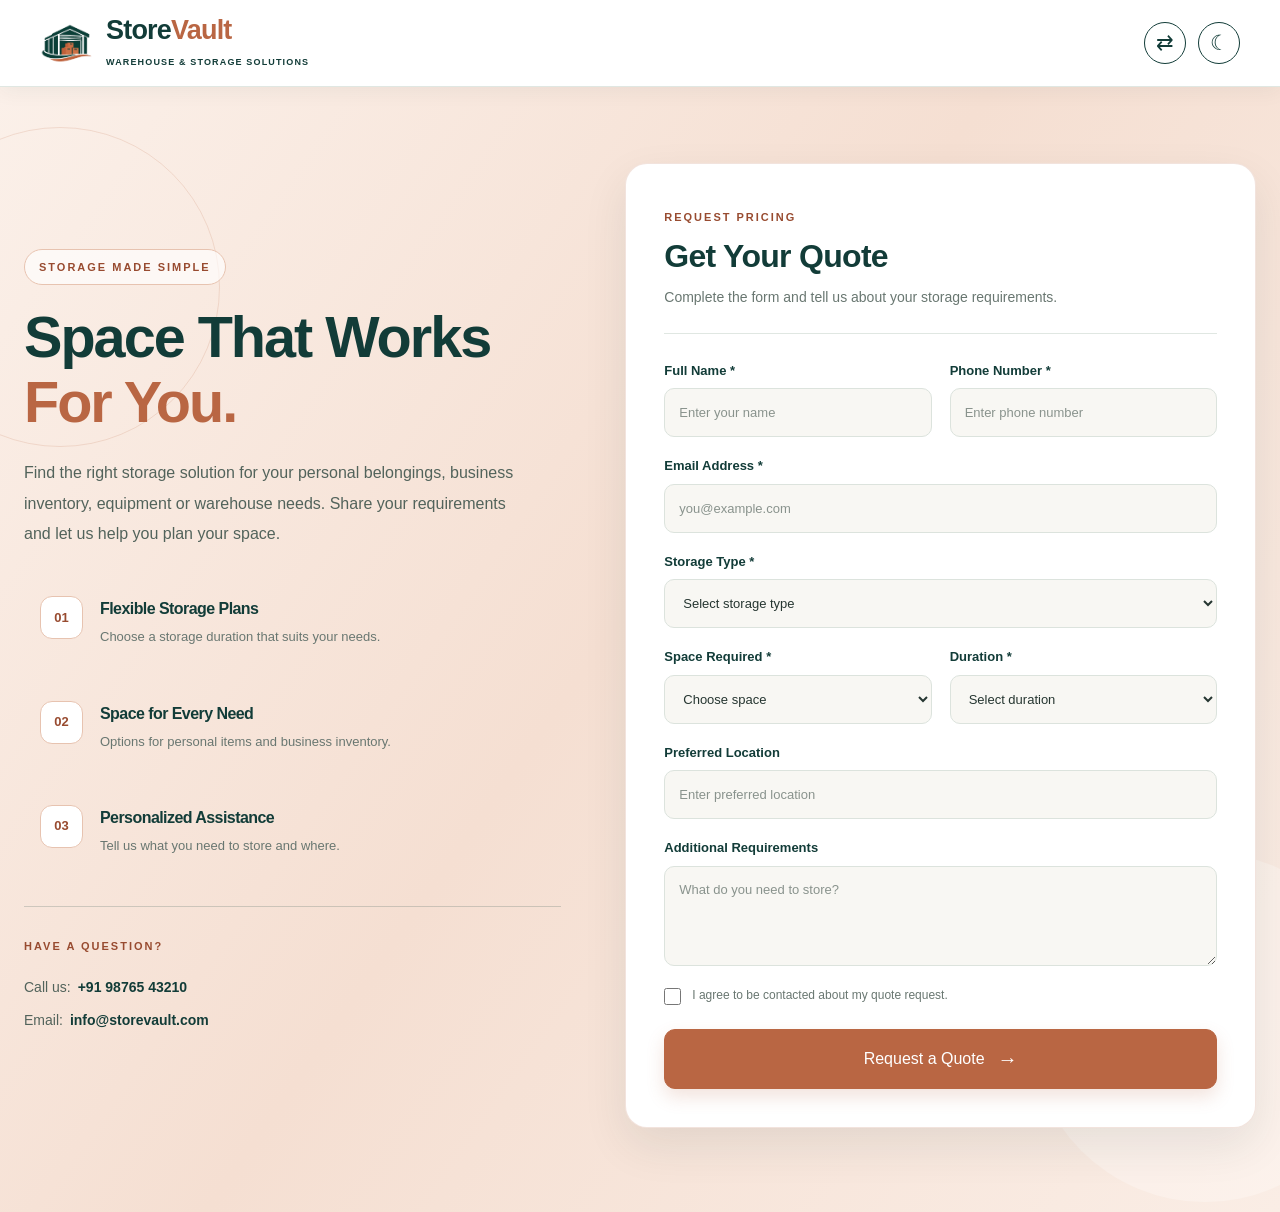
<file: quote.html>
<!DOCTYPE html><html lang="en" dir="ltr"><head>
    <meta charset="UTF-8">
    <meta name="viewport" content="width=device-width, initial-scale=1.0">
    <meta name="theme-color" content="#123C38">
    <meta name="description" content="Request a personalized storage quote from StoreVault.">
    <title>Get a Quote | StoreVault</title>
    <link rel="icon" type="image/png" href="favicon2.png">
    
    <link rel="stylesheet" href="style.css">
<link rel="stylesheet" href="quote.css">

</head><body><!-- HEADER -->

<header class="site-header">
    <div class="site-container header-container">

        <a href="index.html" class="brand" aria-label="StoreVault Home">
            <img src="logo.png" alt="StoreVault Logo">

            <div class="brand-text">
                <div class="brand-name">
                    <span class="store">Store</span><span class="vault">Vault</span>
                </div>
                <div class="brand-tagline">
                    WAREHOUSE &amp; STORAGE SOLUTIONS
                </div>
            </div>
        </a>

        <div class="header-actions">
            <button id="rtlBtn" class="rtl-btn" type="button"
                    aria-label="Toggle right-to-left layout" title="Toggle RTL">
                ⇄
            </button>

            <button id="themeBtn" class="icon-btn" type="button"
                    aria-label="Toggle dark mode" title="Toggle Dark Mode">
                ☾
            </button>
        </div>

    </div>
</header>


<!-- QUOTE PAGE -->

<main class="quote-page">

    <section class="quote-section">

        <div class="quote-container">

            <!-- LEFT TEXT PANEL -->

            <div class="quote-content">

                <span class="quote-eyebrow">
                    STORAGE MADE SIMPLE
                </span>

                <h1>
                    Space That Works
                    <span>For You.</span>
                </h1>

                <p class="quote-description">
                    Find the right storage solution for your personal
                    belongings, business inventory, equipment or
                    warehouse needs. Share your requirements and
                    let us help you plan your space.
                </p>

                <div class="quote-benefits">

                    <div class="quote-benefit">
                        <span class="benefit-number">01</span>
                        <div>
                            <h3>Flexible Storage Plans</h3>
                            <p>Choose a storage duration that suits your needs.</p>
                        </div>
                    </div>

                    <div class="quote-benefit">
                        <span class="benefit-number">02</span>
                        <div>
                            <h3>Space for Every Need</h3>
                            <p>Options for personal items and business inventory.</p>
                        </div>
                    </div>

                    <div class="quote-benefit">
                        <span class="benefit-number">03</span>
                        <div>
                            <h3>Personalized Assistance</h3>
                            <p>Tell us what you need to store and where.</p>
                        </div>
                    </div>

                </div>

                <div class="quote-contact">

                    <span class="quote-contact-label">
                        HAVE A QUESTION?
                    </span>

                    <p>
                        Call us:
                        <a href="tel:+919876543210">
                            +91 98765 43210
                        </a>
                    </p>

                    <p>
                        Email:
                        <a href="mailto:info@storevault.com">
                            info@storevault.com
                        </a>
                    </p>

                </div>

            </div>


            <!-- RIGHT QUOTE FORM -->

            <div class="quote-form-panel">

                <form class="quote-form-card" id="storeVaultQuoteForm">

                    <div class="quote-form-heading">
                        <span class="quote-form-label">
                            REQUEST PRICING
                        </span>

                        <h2>Get Your Quote</h2>

                        <p>
                            Complete the form and tell us about your
                            storage requirements.
                        </p>
                    </div>


                    <div class="quote-form-row">

                        <div class="quote-field">
                            <label for="quoteName">Full Name *</label>
                            <input
                                type="text"
                                id="quoteName"
                                name="name"
                                placeholder="Enter your name"
                                autocomplete="name"
                                required>
                        </div>

                        <div class="quote-field">
                            <label for="quotePhone">Phone Number *</label>
                            <input
                                type="tel"
                                id="quotePhone"
                                name="phone"
                                placeholder="Enter phone number"
                                autocomplete="tel"
                                required>
                        </div>

                    </div>


                    <div class="quote-field">
                        <label for="quoteEmail">Email Address *</label>
                        <input
                            type="email"
                            id="quoteEmail"
                            name="email"
                            placeholder="you@example.com"
                            autocomplete="email"
                            required>
                    </div>


                    <div class="quote-field">
                        <label for="storageType">Storage Type *</label>
                        <select id="storageType" name="storageType" required>
                            <option value="" disabled selected>
                                Select storage type
                            </option>
                            <option value="Personal Storage">Personal Storage</option>
                            <option value="Business Storage">Business Storage</option>
                            <option value="Warehouse Space">Warehouse Space</option>
                            <option value="Equipment Storage">Equipment Storage</option>
                            <option value="Documents and Files">Documents and Files</option>
                            <option value="Other">Other</option>
                        </select>
                    </div>


                    <div class="quote-form-row">

                        <div class="quote-field">
                            <label for="storageSpace">Space Required *</label>
                            <select id="storageSpace" name="storageSpace" required>
                                <option value="" disabled selected>
                                    Choose space
                                </option>
                                <option value="Small">Small</option>
                                <option value="Medium">Medium</option>
                                <option value="Large">Large</option>
                                <option value="Extra Large">Extra Large</option>
                                <option value="Not Sure">Not Sure</option>
                            </select>
                        </div>

                        <div class="quote-field">
                            <label for="storageDuration">Duration *</label>
                            <select id="storageDuration" name="storageDuration" required>
                                <option value="" disabled selected>
                                    Select duration
                                </option>
                                <option value="Less than 1 month">Less than 1 month</option>
                                <option value="1–3 months">1–3 months</option>
                                <option value="3–6 months">3–6 months</option>
                                <option value="6–12 months">6–12 months</option>
                                <option value="More than 12 months">More than 12 months</option>
                                <option value="Not Sure">Not sure</option>
                            </select>
                        </div>

                    </div>


                    <div class="quote-field">
                        <label for="quoteLocation">Preferred Location</label>
                        <input
                            type="text"
                            id="quoteLocation"
                            name="location"
                            placeholder="Enter preferred location">
                    </div>


                    <div class="quote-field">
                        <label for="quoteRequirements">Additional Requirements</label>
                        <textarea
                            id="quoteRequirements"
                            name="requirements"
                            rows="3"
                            placeholder="What do you need to store?"></textarea>
                    </div>


                    <label class="quote-consent" for="quoteConsent">
                        <input
                            type="checkbox"
                            id="quoteConsent"
                            name="consent"
                            required>

                        <span>
                            I agree to be contacted about my quote request.
                        </span>
                    </label>


                    <button type="submit" class="quote-submit-btn">
                        Request a Quote
                        <span aria-hidden="true">→</span>
                    </button>

                    <p id="quoteFormFeedback"
                       class="quote-form-feedback"
                       role="status"
                       aria-live="polite"></p>

                </form>

            </div>

        </div>

    </section>

</main>


<!-- THEME, RTL AND FORM SCRIPT -->

<script>
    document.addEventListener("DOMContentLoaded", function () {

        const themeBtn = document.getElementById("themeBtn");
        const rtlBtn = document.getElementById("rtlBtn");

        // Restore saved theme
        const savedTheme = localStorage.getItem("storevault-theme");

        if (savedTheme === "dark") {
            document.body.classList.add("dark-mode");
        }

        if (themeBtn) {
            themeBtn.textContent =
                document.body.classList.contains("dark-mode") ? "☀" : "☾";

            themeBtn.addEventListener("click", function () {
                document.body.classList.toggle("dark-mode");

                const isDark =
                    document.body.classList.contains("dark-mode");

                themeBtn.textContent = isDark ? "☀" : "☾";

                localStorage.setItem(
                    "storevault-theme",
                    isDark ? "dark" : "light"
                );
            });
        }

        // Restore saved direction
        const savedDirection =
            localStorage.getItem("storevault-direction");

        if (savedDirection === "rtl" || savedDirection === "ltr") {
            document.documentElement.dir = savedDirection;
        }

        if (rtlBtn) {
            rtlBtn.addEventListener("click", function () {
                const isRTL =
                    document.documentElement.dir === "rtl";

                const newDirection = isRTL ? "ltr" : "rtl";

                document.documentElement.dir = newDirection;

                localStorage.setItem(
                    "storevault-direction",
                    newDirection
                );
            });
        }

        // Demo form handling
        const quoteForm =
            document.getElementById("storeVaultQuoteForm");

        const feedback =
            document.getElementById("quoteFormFeedback");

        if (quoteForm && feedback) {
            quoteForm.addEventListener("submit", function (event) {
                event.preventDefault();

                if (!quoteForm.checkValidity()) {
                    quoteForm.reportValidity();
                    return;
                }

                feedback.textContent =
                    "Your details are complete. Connect a backend or form service to receive quote requests.";

                feedback.classList.add("quote-form-feedback-success");
            });
        }

    });
</script>

</body>
</html>
</file>
<file: style.css>
/* STOREVAULT — COMPLETE RESPONSIVE STYLESHEET */
:root {
  --primary:#123C38; --primary-dark:#0B2C29; --primary-light:#EAF2EF;
  --accent:#B96643; --accent-dark:#984B30; --accent-light:#F8EEE8;
  --text:#263631; --muted:#697771; --surface:#FFFFFF; --surface-alt:#F6F8F6;
  --border:#E0E7E2; --footer-text:#D1DED8;
  --shadow-sm:0 5px 18px rgba(18,60,56,.07); --shadow-md:0 14px 38px rgba(18,60,56,.12);
  --radius-sm:8px; --radius-md:16px; --radius-lg:24px; --container:1200px;
  --transition:.25s ease;
}
*,*::before,*::after{box-sizing:border-box}
html{scroll-behavior:smooth;scroll-padding-top:100px}
body{margin:0;font-family:Inter,"Segoe UI",Roboto,Arial,sans-serif;color:var(--text);background:var(--surface);font-size:16px;line-height:1.7;-webkit-font-smoothing:antialiased}
img{display:block;max-width:100%} a{color:inherit;text-decoration:none}
button,input,textarea,select{font:inherit} button,a{-webkit-tap-highlight-color:transparent}
button{cursor:pointer} svg{display:block}
h1,h2,h3,h4,p{margin-top:0} h1,h2,h3{color:var(--primary);line-height:1.2;letter-spacing:-.035em}
h1{font-size:clamp(2.5rem,5vw,4.5rem);margin-bottom:22px}
h2{font-size:clamp(2rem,3.5vw,3rem);margin-bottom:18px} h3{font-size:1.25rem;margin-bottom:12px}
p{color:var(--muted);margin-bottom:18px}
.site-container{width:min(var(--container),calc(100% - 48px));margin-inline:auto}
section{position:relative}:focus-visible{outline:3px solid rgba(185,102,67,.65);outline-offset:3px}

/* Buttons and labels */
.cta-primary,.cta-secondary,.hero-outline-btn,.nav-quote-btn,.consultation-btn{display:inline-flex;align-items:center;justify-content:center;gap:8px;min-height:48px;padding:12px 22px;border:1px solid transparent;border-radius:7px;font-size:.91rem;font-weight:700;line-height:1.2;text-align:center;transition:background var(--transition),color var(--transition),border-color var(--transition),transform var(--transition),box-shadow var(--transition)}
.cta-primary,.nav-quote-btn,.consultation-btn{color:#fff;background:var(--accent);border-color:var(--accent)}
.cta-primary:hover,.nav-quote-btn:hover,.consultation-btn:hover{color:#fff;background:var(--accent-dark);border-color:var(--accent-dark);transform:translateY(-2px);box-shadow:0 8px 20px rgba(185,102,67,.2)}
.cta-secondary{color:var(--primary);background:#fff;border-color:rgba(255,255,255,.65)}
.cta-secondary:hover{color:#fff;background:var(--primary);border-color:var(--primary)}
.hero-outline-btn{color:var(--primary);background:transparent;border-color:#C9D5CE}
.hero-outline-btn:hover{color:#fff;background:var(--primary);border-color:var(--primary)}
.section-label,.hero-label,.cta-label{display:inline-block;margin-bottom:14px;color:var(--accent);font-size:.76rem;font-weight:800;letter-spacing:.13em;line-height:1.5;text-transform:uppercase}
.section-heading{max-width:760px;margin:0 auto 48px;text-align:center}
.section-heading h2{margin-bottom:15px}.section-heading p{max-width:640px;margin:0 auto;font-size:1rem}
.text-link{display:inline-flex;align-items:center;gap:7px;color:var(--accent-dark);font-weight:750;transition:gap var(--transition),color var(--transition)}
.text-link:hover{gap:12px;color:var(--primary)}

/* Header */
.site-header{position:sticky;top:0;z-index:1000;background:rgba(255,255,255,.97);border-bottom:1px solid rgba(18,60,56,.09);box-shadow:0 4px 20px rgba(18,60,56,.055);backdrop-filter:blur(14px)}
.header-container{min-height:88px;display:flex;align-items:center;justify-content:space-between;gap:22px}
.brand,.footer-logo{display:inline-flex;align-items:center;gap:11px;flex-shrink:0}
.brand>img{width:54px;height:54px;object-fit:contain}
.brand-text,.footer-logo-text{display:flex;flex-direction:column}
.brand-name{font-size:1.7rem;line-height:1.1;font-weight:850;letter-spacing:-.055em}
.store{color:var(--primary)}.vault{color:var(--accent)}
.brand-tagline,.footer-tagline{margin-top:6px;color:var(--muted);font-size:.57rem;font-weight:750;letter-spacing:.105em;line-height:1.4;white-space:nowrap}
.main-nav{display:flex;align-items:center;justify-content:center;gap:clamp(12px,1.55vw,22px)}
.main-nav>a:not(.nav-quote-btn),.home-link{color:var(--primary);font-size:.82rem;font-weight:650;white-space:nowrap;transition:color var(--transition)}
.main-nav>a:not(.nav-quote-btn):hover,.home-link:hover,.main-nav>a.active{color:var(--accent)}
.home-dropdown{position:relative}.home-link{display:inline-flex;align-items:center;gap:6px;padding:12px 0}
.dropdown-arrow{font-size:.8rem;transition:transform var(--transition)}
.home-dropdown:hover .dropdown-arrow,.home-dropdown:focus-within .dropdown-arrow{transform:rotate(180deg)}
.home-dropdown-menu{position:absolute;top:calc(100% + 8px);left:0;z-index:1002;min-width:165px;padding:8px;background:#fff;border:1px solid var(--border);border-radius:10px;box-shadow:var(--shadow-md);opacity:0;visibility:hidden;transform:translateY(8px);transition:opacity var(--transition),transform var(--transition),visibility var(--transition)}
.home-dropdown:hover .home-dropdown-menu,.home-dropdown:focus-within .home-dropdown-menu{opacity:1;visibility:visible;transform:translateY(0)}
.home-dropdown-menu a{display:block;padding:9px 12px;border-radius:6px;color:var(--primary);font-size:.84rem;transition:background var(--transition),color var(--transition)}
.home-dropdown-menu a:hover{color:var(--accent-dark);background:var(--accent-light)}
.nav-quote-btn{min-height:40px;padding:10px 14px;font-size:.78rem;white-space:nowrap}
.header-actions{display:flex;align-items:center;gap:8px;flex-shrink:0}
.rtl-btn,.icon-btn{display:inline-flex;align-items:center;justify-content:center;width:37px;height:37px;padding:0;color:var(--primary);background:#fff;border:1px solid var(--border);border-radius:50%;font-size:1.1rem;transition:background var(--transition),color var(--transition),border-color var(--transition)}
.rtl-btn:hover,.icon-btn:hover{color:#fff;background:var(--primary);border-color:var(--primary)}
.consultation-btn{min-height:40px;padding:10px 14px;font-size:.78rem;white-space:nowrap}
.mobile-menu-btn{display:none;align-items:center;justify-content:center;width:42px;height:42px;padding:0;color:var(--primary);background:#fff;border:1px solid var(--border);border-radius:8px;font-size:1.45rem}

/* Hero */
.hero{overflow:hidden;padding:84px 0 92px;background:radial-gradient(circle at 88% 12%,rgba(185,102,67,.09),transparent 28%),linear-gradient(135deg,#F7F9F6 0%,#EDF4F0 100%)}
.hero-container{display:grid;grid-template-columns:1.03fr .97fr;align-items:center;gap:clamp(36px,6vw,82px)}
.hero-content{max-width:610px}.hero-label{padding:8px 13px;background:var(--accent-light);border-radius:4px}
.hero h1{color:var(--primary);max-width:650px}.hero h1 span{color:var(--accent)}
.hero-content>p{max-width:570px;margin-bottom:28px;font-size:1.05rem;line-height:1.85}
.hero-buttons{display:flex;flex-wrap:wrap;gap:13px;margin-bottom:27px}
.hero-highlights{display:flex;flex-wrap:wrap;gap:9px 18px}
.hero-highlights span{color:var(--primary);font-size:.79rem;font-weight:650}
.hero-image{position:relative;min-width:0;min-height:390px}
.hero-image::before{content:"";position:absolute;top:-18px;right:-18px;width:46%;height:46%;border-top:5px solid var(--accent);border-right:5px solid var(--accent);border-radius:0 22px 0 0;pointer-events:none}
.hero-image>img{position:relative;z-index:1;width:100%;height:440px;object-fit:cover;border-radius:var(--radius-lg);box-shadow:var(--shadow-md)}
.hero-image-badge{position:absolute;z-index:2;left:-25px;bottom:28px;display:flex;flex-direction:column;padding:17px 23px;background:#fff;border-left:4px solid var(--accent);border-radius:9px;box-shadow:var(--shadow-md)}
.hero-image-badge strong{color:var(--primary);font-size:1.05rem}.hero-image-badge span{color:var(--muted);font-size:.86rem}

/* Intro */
.intro-section{padding:100px 0;background:var(--surface)}
.intro-container{display:grid;grid-template-columns:.95fr 1.05fr;align-items:center;gap:clamp(36px,6vw,85px)}
.intro-image{position:relative}.intro-image::after{content:"";position:absolute;z-index:0;left:-14px;bottom:-14px;width:45%;height:45%;background:var(--primary-light);border-radius:0 0 0 20px}
.intro-image img{position:relative;z-index:1;width:100%;height:430px;object-fit:cover;border-radius:var(--radius-md);box-shadow:var(--shadow-sm)}
.intro-content{max-width:600px}.intro-content h2{max-width:590px}.intro-content p{line-height:1.9}.intro-content .text-link{margin-top:7px}

/* Services */
.services-section{padding:100px 0;background:var(--surface-alt)}
.services-grid{display:grid;grid-template-columns:repeat(3,minmax(0,1fr));gap:25px}
.service-card{overflow:hidden;background:#fff;border:1px solid var(--border);border-radius:var(--radius-md);box-shadow:var(--shadow-sm);transition:transform var(--transition),box-shadow var(--transition)}
.service-card:hover{transform:translateY(-7px);box-shadow:var(--shadow-md)}
.service-card>img{width:100%;height:235px;object-fit:cover;transition:transform .45s ease}.service-card:hover>img{transform:scale(1.035)}
.service-card-content{position:relative;padding:27px 25px 30px;background:#fff}
.service-number{display:inline-flex;align-items:center;justify-content:center;width:43px;height:43px;margin-top:-49px;margin-bottom:18px;position:relative;background:var(--accent);border:4px solid #fff;border-radius:50%;color:#fff;font-size:.78rem;font-weight:800}
.service-card h3{margin-bottom:12px}.service-card p{font-size:.92rem;line-height:1.8}.service-card .text-link{margin-top:3px}

/* Why choose us */
.why-section{padding:100px 0;background:#fff}
.why-grid{display:grid;grid-template-columns:repeat(4,minmax(0,1fr));gap:20px}
.why-card{padding:29px 23px;background:var(--surface-alt);border:1px solid var(--border);border-radius:var(--radius-md);transition:transform var(--transition),border-color var(--transition),box-shadow var(--transition)}
.why-card:hover{transform:translateY(-5px);border-color:rgba(185,102,67,.45);box-shadow:var(--shadow-sm)}
.why-icon{display:flex;align-items:center;justify-content:center;width:56px;height:56px;margin-bottom:23px;color:var(--accent-dark);background:var(--accent-light);border-radius:13px}
.why-icon svg{width:27px;height:27px;fill:currentColor}.why-card h3{font-size:1.08rem}
.why-card p{margin-bottom:0;font-size:.89rem;line-height:1.8}

/* Facility cards */
.projects-section{padding:100px 0;background:var(--surface-alt)}
.projects-grid{display:grid;grid-template-columns:repeat(3,minmax(0,1fr));gap:24px}
.project-card{position:relative;min-height:340px;overflow:hidden;isolation:isolate;border-radius:var(--radius-md);background:var(--primary);box-shadow:var(--shadow-sm)}
.project-card::after{content:"";position:absolute;inset:0;z-index:1;background:linear-gradient(180deg,transparent 28%,rgba(6,27,24,.86) 100%)}
.project-card>img{position:absolute;inset:0;width:100%;height:100%;object-fit:cover;transition:transform .5s ease}
.project-card:hover>img{transform:scale(1.07)}
.project-overlay{position:absolute;z-index:2;right:25px;bottom:25px;left:25px}
.project-overlay h3{margin-bottom:7px;color:#fff;font-size:1.35rem}.project-overlay p{margin-bottom:0;color:rgba(255,255,255,.83);font-size:.9rem}
.center-button{display:flex;justify-content:center;margin-top:38px}

/* Process */
.process-section{padding:100px 0;background:#fff}
.process-grid{display:grid;grid-template-columns:repeat(4,minmax(0,1fr));gap:22px}
.process-card{padding:27px 22px 25px;border-top:3px solid var(--accent);background:var(--surface-alt);border-radius:0 0 var(--radius-md) var(--radius-md)}
.process-number{margin-bottom:23px;color:var(--accent);font-size:2.35rem;font-weight:850;line-height:1;letter-spacing:-.06em}
.process-card h3{font-size:1.08rem}.process-card p{margin-bottom:0;font-size:.9rem;line-height:1.8}

/* Solutions */
.solutions-section{padding:100px 0;background:var(--surface-alt)}
.solutions-grid{display:grid;grid-template-columns:repeat(3,minmax(0,1fr));gap:25px}
.solution-card{overflow:hidden;background:#fff;border:1px solid var(--border);border-radius:var(--radius-md);box-shadow:var(--shadow-sm);transition:transform var(--transition),box-shadow var(--transition)}
.solution-card:hover{transform:translateY(-5px);box-shadow:var(--shadow-md)}
.solution-card>img{width:100%;height:230px;object-fit:cover}
.solution-content{padding:25px}.solution-content h3{font-size:1.15rem}.solution-content p{margin-bottom:0;font-size:.92rem;line-height:1.8}

/* Experience */
.experience-section{padding:100px 0;background:#fff}
.experience-grid{display:grid;grid-template-columns:repeat(3,minmax(0,1fr));gap:24px}
.experience-card{padding:30px;background:#fff;border:1px solid var(--border);border-radius:var(--radius-md);box-shadow:var(--shadow-sm);border-bottom:4px solid var(--accent);transition:transform var(--transition),box-shadow var(--transition)}
.experience-card:hover{transform:translateY(-5px);box-shadow:var(--shadow-md)}
.experience-card h3{margin-bottom:12px}.experience-card p{margin-bottom:0;font-size:.93rem;line-height:1.8}

/* Final call to action */
.final-cta{overflow:hidden;padding:85px 24px;background:radial-gradient(circle at 85% 15%,rgba(255,255,255,.09),transparent 27%),linear-gradient(120deg,var(--primary-dark),var(--primary))}
.final-cta-container{width:min(900px,100%);margin-inline:auto;text-align:center}
.final-cta-content .cta-label{color:#F0B79B}
.final-cta-content h2{color:#fff;max-width:750px;margin:0 auto 20px}
.final-cta-content>p{max-width:720px;margin:0 auto 30px;color:rgba(255,255,255,.82);line-height:1.9}
.cta-buttons{display:flex;justify-content:center;flex-wrap:wrap;gap:13px}

/* Footer */
.site-footer{padding-top:65px;color:#fff;background:#0B2C29}
.footer-container{display:grid;grid-template-columns:1.45fr .75fr .9fr 1.15fr;align-items:start;gap:36px;padding-bottom:48px}
.footer-brand,.footer-column,.footer-contact{min-width:0}
.footer-logo{margin-bottom:20px}.footer-logo>img{width:55px;height:55px;object-fit:contain}
.footer-brand-name{color:#fff;font-size:1.65rem;line-height:1.1;font-weight:850;letter-spacing:-.05em}
.footer-brand-name .store{color:#fff}.footer-brand-name .vault{color:#E4A080}
.footer-tagline{color:#C7D7D0;font-size:.55rem;letter-spacing:.09em}
.footer-description{max-width:330px;margin-bottom:22px;color:var(--footer-text);font-size:.88rem;line-height:1.9}
.social-links{display:flex;flex-wrap:wrap;align-items:center;gap:10px}
.social-icon{display:inline-flex;align-items:center;justify-content:center;width:39px;height:39px;color:#fff;border:1px solid rgba(255,255,255,.27);border-radius:50%;transition:background var(--transition),border-color var(--transition),color var(--transition),transform var(--transition)}
.social-icon svg{width:18px;height:18px}.social-icon svg path{fill:currentColor}
.social-icon:hover{color:#fff;background:var(--accent);border-color:var(--accent);transform:translateY(-3px)}
.footer-column,.footer-contact{display:flex;flex-direction:column;align-items:flex-start;gap:12px}
.footer-column h3,.footer-contact h3{position:relative;margin:0 0 10px;padding-bottom:12px;color:#fff;font-size:1.08rem;letter-spacing:-.015em}
.footer-column h3::after,.footer-contact h3::after{content:"";position:absolute;bottom:0;left:0;width:35px;height:2px;background:var(--accent)}
.footer-column>a{color:var(--footer-text);font-size:.87rem;line-height:1.55;transition:color var(--transition),transform var(--transition)}
.footer-column>a:hover{color:#F0B79B;transform:translateX(4px)}
.contact-item{display:flex;align-items:flex-start;gap:10px;width:100%;color:var(--footer-text);font-size:.85rem;line-height:1.7;overflow-wrap:anywhere}
.contact-icon{display:inline-flex;align-items:center;justify-content:center;flex:0 0 20px;width:20px;min-height:24px;color:#E4A080}
.contact-icon svg{width:18px;height:18px;fill:currentColor}
.contact-item a{min-width:0;color:var(--footer-text);overflow-wrap:anywhere;transition:color var(--transition)}
.contact-item a:hover{color:#F0B79B}
.footer-bottom{border-top:1px solid rgba(255,255,255,.14);background:rgba(0,0,0,.12)}
.footer-bottom-container{display:flex;align-items:center;justify-content:space-between;flex-wrap:wrap;gap:15px 25px;min-height:72px;padding-block:16px}
.footer-bottom p{margin:0;color:#BFD0C8;font-size:.79rem}
.footer-bottom-links{display:flex;align-items:center;flex-wrap:wrap;gap:22px}
.footer-bottom-links a{color:#BFD0C8;font-size:.79rem;transition:color var(--transition)}
.footer-bottom-links a:hover{color:#F0B79B}

/* Tablet */
@media(max-width:1100px){
  .header-container{gap:12px}.brand{gap:8px}.brand>img{width:45px;height:45px}
  .brand-name{font-size:1.42rem}.brand-tagline{font-size:.48rem;letter-spacing:.06em}
  .main-nav{gap:11px}.main-nav>a:not(.nav-quote-btn),.home-link{font-size:.74rem}
  .header-actions{gap:5px}.rtl-btn,.icon-btn{width:33px;height:33px}
  .consultation-btn,.nav-quote-btn{padding-inline:10px;font-size:.7rem}
  .why-grid{grid-template-columns:repeat(2,minmax(0,1fr))}
  .footer-container{grid-template-columns:1.3fr 1fr 1fr;gap:32px}
  .footer-contact{grid-column:1/-1}
}

/* Mobile navigation and layout */
@media(max-width:820px){
  .site-container{width:min(calc(100% - 36px),var(--container))}
  .header-container{position:relative;min-height:76px;gap:10px}
  .brand>img{width:43px;height:43px}.brand-name{font-size:1.4rem}.brand-tagline{font-size:.46rem}
  .header-actions{margin-left:auto}.header-actions .consultation-btn{display:none}
  .mobile-menu-btn{display:inline-flex}
  .main-nav{position:absolute;top:calc(100% + 1px);right:0;left:0;display:none;flex-direction:column;align-items:stretch;justify-content:flex-start;gap:0;max-height:calc(100vh - 85px);overflow-y:auto;padding:12px;background:#fff;border:1px solid var(--border);border-radius:0 0 12px 12px;box-shadow:var(--shadow-md)}
  .main-nav.active,.main-nav.open{display:flex}
  .main-nav>a:not(.nav-quote-btn),.main-nav .home-link{display:flex;align-items:center;width:100%;min-height:44px;padding:11px 12px;font-size:.9rem;white-space:normal;border-radius:6px}
  .main-nav>a:not(.nav-quote-btn):hover,.main-nav .home-link:hover{background:var(--surface-alt)}
  .home-dropdown{width:100%}.home-link{justify-content:space-between}
  .home-dropdown-menu{position:static;display:none;min-width:0;padding:4px 8px 8px 15px;border:0;border-radius:0;box-shadow:none;opacity:1;visibility:visible;transform:none;background:#F8FAF8}
  .home-dropdown:hover .home-dropdown-menu,.home-dropdown:focus-within .home-dropdown-menu{display:block;transform:none}
  .home-dropdown-menu a{padding:10px 12px}
  .main-nav .nav-quote-btn{display:flex;width:100%;margin-top:7px;min-height:44px;font-size:.88rem}
  .hero{padding:65px 0 72px}.hero-container,.intro-container{grid-template-columns:1fr;gap:42px}
  .hero-content{max-width:720px}.hero-image{min-height:0;margin-inline:12px}
  .hero-image>img{height:clamp(280px,58vw,430px)}.hero-image-badge{left:-12px;bottom:18px}
  .intro-section,.services-section,.why-section,.projects-section,.process-section,.solutions-section,.experience-section{padding:75px 0}
  .intro-image img{height:clamp(280px,58vw,420px)}.section-heading{margin-bottom:35px}
  .services-grid,.projects-grid,.solutions-grid{grid-template-columns:repeat(2,minmax(0,1fr));gap:18px}
  .service-card>img,.solution-card>img{height:205px}
  .process-grid{grid-template-columns:repeat(2,minmax(0,1fr))}
  .experience-grid{grid-template-columns:1fr;gap:17px}.experience-card{padding:25px}
  .footer-container{grid-template-columns:repeat(2,minmax(0,1fr));gap:35px 25px}
  .footer-brand{grid-column:1/-1}.footer-contact{grid-column:auto}
}

/* Small phones */
@media(max-width:520px){
  .site-container{width:calc(100% - 32px)}
  h1{font-size:clamp(2.2rem,10vw,3.2rem)}h2{font-size:clamp(1.8rem,8vw,2.4rem)}
  .header-container{min-height:70px}.brand{gap:7px}.brand>img{width:38px;height:38px}
  .brand-name{font-size:1.25rem}.brand-tagline{font-size:.4rem;letter-spacing:.04em}
  .header-actions{gap:5px}.rtl-btn,.icon-btn{width:31px;height:31px;font-size:.95rem}
  .mobile-menu-btn{width:36px;height:36px;font-size:1.25rem}
  .hero{padding:53px 0 60px}.hero-content>p{font-size:.96rem}
  .hero-buttons{align-items:stretch;flex-direction:column}.hero-buttons>a{width:100%}
  .hero-highlights{flex-direction:column;gap:7px}.hero-image{margin-inline:5px}
  .hero-image>img{height:275px;border-radius:15px}
  .hero-image::before{top:-9px;right:-9px;border-width:3px}
  .hero-image-badge{left:-5px;bottom:13px;padding:12px 16px}
  .intro-section,.services-section,.why-section,.projects-section,.process-section,.solutions-section,.experience-section{padding:60px 0}
  .intro-image img{height:270px}
  .services-grid,.projects-grid,.solutions-grid,.why-grid,.process-grid{grid-template-columns:1fr}
  .service-card>img,.solution-card>img{height:225px}.project-card{min-height:300px}
  .why-card,.process-card,.service-card-content,.solution-content{padding-inline:22px}
  .section-heading{margin-bottom:30px}.section-heading p{font-size:.94rem}
  .final-cta{padding:65px 20px}.cta-buttons{flex-direction:column;align-items:stretch}.cta-buttons a{width:100%}
  .site-footer{padding-top:48px}.footer-container{grid-template-columns:1fr;gap:32px;padding-bottom:35px}
  .footer-brand,.footer-contact{grid-column:auto}
  .footer-description{max-width:100%}
  .footer-bottom-container{align-items:flex-start;flex-direction:column;gap:12px;padding-block:20px}
  .footer-bottom-links{gap:15px}
}

/* Dark mode: script can add .dark-mode to body or html */
body.dark-mode,html.dark-mode{
  --text:#E5ECE8;--muted:#B6C5BE;--surface:#14221F;--surface-alt:#1A2D29;
  --border:#30443D;--primary-light:#203A33;background:var(--surface);color:var(--text)
}
body.dark-mode h1,body.dark-mode h2,body.dark-mode h3,html.dark-mode h1,html.dark-mode h2,html.dark-mode h3{color:#E7F0EB}
body.dark-mode .site-header,html.dark-mode .site-header,body.dark-mode .main-nav,html.dark-mode .main-nav,body.dark-mode .home-dropdown-menu,html.dark-mode .home-dropdown-menu{background:#14221F;border-color:#30443D}
body.dark-mode .brand .store,html.dark-mode .brand .store,body.dark-mode .main-nav>a:not(.nav-quote-btn),html.dark-mode .main-nav>a:not(.nav-quote-btn),body.dark-mode .home-link,html.dark-mode .home-link{color:#E5ECE8}
body.dark-mode .brand-tagline,html.dark-mode .brand-tagline{color:#B6C5BE}
body.dark-mode .hero,html.dark-mode .hero{background:linear-gradient(135deg,#182C27,#203A33)}
body.dark-mode .hero h1,html.dark-mode .hero h1{color:#F0F5F1}
body.dark-mode .hero-outline-btn,html.dark-mode .hero-outline-btn,body.dark-mode .rtl-btn,html.dark-mode .rtl-btn,body.dark-mode .icon-btn,html.dark-mode .icon-btn,body.dark-mode .mobile-menu-btn,html.dark-mode .mobile-menu-btn{color:#E5ECE8;background:#1A2D29;border-color:#40574E}
body.dark-mode .intro-section,html.dark-mode .intro-section,body.dark-mode .why-section,html.dark-mode .why-section,body.dark-mode .process-section,html.dark-mode .process-section,body.dark-mode .experience-section,html.dark-mode .experience-section{background:var(--surface)}
body.dark-mode .services-section,html.dark-mode .services-section,body.dark-mode .projects-section,html.dark-mode .projects-section,body.dark-mode .solutions-section,html.dark-mode .solutions-section{background:var(--surface-alt)}
body.dark-mode .service-card,html.dark-mode .service-card,body.dark-mode .service-card-content,html.dark-mode .service-card-content,body.dark-mode .solution-card,html.dark-mode .solution-card,body.dark-mode .experience-card,html.dark-mode .experience-card,body.dark-mode .why-card,html.dark-mode .why-card,body.dark-mode .process-card,html.dark-mode .process-card{color:var(--text);background:#1A2D29;border-color:var(--border)}
body.dark-mode .home-dropdown-menu a,html.dark-mode .home-dropdown-menu a{color:#E5ECE8}
body.dark-mode .home-dropdown-menu a:hover,html.dark-mode .home-dropdown-menu a:hover{background:#263C35}
body.dark-mode .hero-image-badge,html.dark-mode .hero-image-badge{background:#1A2D29}
body.dark-mode .hero-image-badge strong,html.dark-mode .hero-image-badge strong{color:#E5ECE8}
body.dark-mode .hero-image-badge span,html.dark-mode .hero-image-badge span{color:#B6C5BE}

/* RTL: script should set dir="rtl" on html */
html[dir="rtl"] body{text-align:right}
html[dir="rtl"] .home-dropdown-menu{right:0;left:auto}
html[dir="rtl"] .hero-image-badge{right:-25px;left:auto;border-left:0;border-right:4px solid var(--accent)}
html[dir="rtl"] .intro-image::after{right:-14px;left:auto;border-radius:0 0 20px 0}
html[dir="rtl"] .footer-column h3::after,html[dir="rtl"] .footer-contact h3::after{right:0;left:auto}
html[dir="rtl"] .footer-column>a:hover{transform:translateX(-4px)}
html[dir="rtl"] .hero-image::before{right:auto;left:-18px;border-right:0;border-left:5px solid var(--accent);border-radius:22px 0 0 0}
html[dir="rtl"] .text-link{flex-direction:row-reverse}
@media(max-width:820px){html[dir="rtl"] .hero-image-badge{right:-12px}html[dir="rtl"] .main-nav{text-align:right}}
@media(max-width:520px){html[dir="rtl"] .hero-image-badge{right:-5px}html[dir="rtl"] .hero-image::before{left:-9px}}

/* Accessibility */
@media(prefers-reduced-motion:reduce){
  *,*::before,*::after{scroll-behavior:auto!important;animation-duration:.01ms!important;animation-iteration-count:1!important;transition-duration:.01ms!important}
}

/* Same logo text color in header and footer */
.site-header .brand,
.site-header .brand *,
.site-footer .brand,
.site-footer .brand *,
.site-header .brand-text,
.site-footer .brand-text {
    color: #123C38 !important;
}

/* Keep logo text color consistent in dark mode */
body.dark-mode .site-header .brand,
body.dark-mode .site-header .brand *,
body.dark-mode .site-footer .brand,
body.dark-mode .site-footer .brand *,
body.dark-mode .site-header .brand-text,
body.dark-mode .site-footer .brand-text,
html.dark-mode .site-header .brand,
html.dark-mode .site-header .brand *,
html.dark-mode .site-footer .brand,
html.dark-mode .site-footer .brand *,
html.dark-mode .site-header .brand-text,
html.dark-mode .site-footer .brand-text {
    color: #123C38 !important;
}



/* StoreVault logo colors — consistent everywhere */
.site-header .brand .store,
.site-footer .brand .store,
.site-header .brand .brand-store,
.site-footer .brand .brand-store {
    color: #123C38 !important;
}

.site-header .brand .vault,
.site-footer .brand .vault,
.site-header .brand .brand-vault,
.site-footer .brand .brand-vault {
    color: #B96643 !important;
}

/* Preserve logo colors in dark mode */
body.dark-mode .site-header .brand .store,
body.dark-mode .site-footer .brand .store,
html.dark-mode .site-header .brand .store,
html.dark-mode .site-footer .brand .store,
body.dark-mode .site-header .brand .brand-store,
body.dark-mode .site-footer .brand .brand-store,
html.dark-mode .site-header .brand .brand-store,
html.dark-mode .site-footer .brand .brand-store {
    color: #123C38 !important;
}

body.dark-mode .site-header .brand .vault,
body.dark-mode .site-footer .brand .vault,
html.dark-mode .site-header .brand .vault,
html.dark-mode .site-footer .brand .vault,
body.dark-mode .site-header .brand .brand-vault,
body.dark-mode .site-footer .brand .brand-vault,
html.dark-mode .site-header .brand .brand-vault,
html.dark-mode .site-footer .brand .brand-vault {
    color: #B96643 !important;
}


/* StoreVault logo colors — header and footer */
.site-header .brand,
.site-footer .brand {
    color: #123C38 !important;
}

.site-header .brand span:first-of-type,
.site-footer .brand span:first-of-type {
    color: #123C38 !important;
}

.site-header .brand span:last-of-type,
.site-footer .brand span:last-of-type {
    color: #B96643 !important;
}

/* Keep logo colors unchanged in dark mode */
body.dark-mode .site-header .brand,
body.dark-mode .site-footer .brand,
html.dark-mode .site-header .brand,
html.dark-mode .site-footer .brand {
    color: #123C38 !important;
}

body.dark-mode .site-header .brand span:first-of-type,
body.dark-mode .site-footer .brand span:first-of-type,
html.dark-mode .site-header .brand span:first-of-type,
html.dark-mode .site-footer .brand span:first-of-type {
    color: #123C38 !important;
}

body.dark-mode .site-header .brand span:last-of-type,
body.dark-mode .site-footer .brand span:last-of-type,
html.dark-mode .site-header .brand span:last-of-type,
html.dark-mode .site-footer .brand span:last-of-type {
    color: #B96643 !important;
}


/* =================================
   STOREVAULT FOOTER COLOR FIX
================================= */

/* LIGHT MODE FOOTER */
body:not(.dark-mode) .site-footer,
html:not(.dark-mode) .site-footer {
    background: #123C38 !important;
    color: #D1DED8 !important;
}

/* DARK MODE FOOTER */
body.dark-mode .site-footer,
html.dark-mode .site-footer {
    background: #0B211F !important;
    color: #D1DED8 !important;
}

/* Footer headings */
.site-footer h1,
.site-footer h2,
.site-footer h3,
.site-footer h4 {
    color: #FFFFFF !important;
}

/* Footer links */
.site-footer a {
    color: #D1DED8 !important;
}

.site-footer a:hover {
    color: #B96643 !important;
}

/* Footer logo: Store */
.site-footer .brand span:first-of-type {
    color: #123C38 !important;
}

/* Footer logo: Vault */
.site-footer .brand span:last-of-type {
    color: #B96643 !important;
}

/* Preserve logo colors in dark mode */
body.dark-mode .site-footer .brand span:first-of-type,
html.dark-mode .site-footer .brand span:first-of-type {
    color: #123C38 !important;
}

body.dark-mode .site-footer .brand span:last-of-type,
html.dark-mode .site-footer .brand span:last-of-type {
    color: #B96643 !important;
}

/* Footer bottom divider */
.site-footer .footer-bottom {
    border-top: 1px solid rgba(209, 222, 216, 0.25) !important;
}


/* ========================================
   STOREVAULT FOOTER — LIGHT & DARK MODE
======================================== */

.site-footer {
  padding-top: 65px;
  color: #D1DED8;
  background: #123C38;
  transition: background-color 0.25s ease, color 0.25s ease;
}

.footer-container {
  display: grid;
  grid-template-columns: 1.45fr .75fr .9fr 1.15fr;
  align-items: start;
  gap: 36px;
  padding-bottom: 48px;
}

.footer-brand,
.footer-column,
.footer-contact {
  min-width: 0;
}

/* Footer logo */
.footer-logo {
  display: inline-flex;
  align-items: center;
  gap: 11px;
  flex-shrink: 0;
  margin-bottom: 20px;
}

.footer-logo > img {
  width: 55px;
  height: 55px;
  object-fit: contain;
}

.footer-brand-name {
  color: #FFFFFF;
  font-size: 1.65rem;
  line-height: 1.1;
  font-weight: 850;
  letter-spacing: -.05em;
}

/* Logo colors: same in both modes */
.footer-brand-name .store {
  color: #123C38 !important;
}

.footer-brand-name .vault {
  color: #B96643 !important;
}

.footer-tagline {
  margin-top: 6px;
  color: #D1DED8;
  font-size: .55rem;
  letter-spacing: .09em;
}

.footer-description {
  max-width: 330px;
  margin-bottom: 22px;
  color: #D1DED8;
  font-size: .88rem;
  line-height: 1.9;
}

/* Social links */
.social-links {
  display: flex;
  flex-wrap: wrap;
  align-items: center;
  gap: 10px;
}

.social-icon {
  display: inline-flex;
  align-items: center;
  justify-content: center;
  width: 39px;
  height: 39px;
  color: #FFFFFF;
  border: 1px solid rgba(255,255,255,.27);
  border-radius: 50%;
  transition: background .25s ease, border-color .25s ease,
              color .25s ease, transform .25s ease;
}

.social-icon svg {
  width: 18px;
  height: 18px;
  fill: currentColor;
}

.social-icon:hover {
  color: #FFFFFF;
  background: #B96643;
  border-color: #B96643;
  transform: translateY(-3px);
}

/* Footer columns */
.footer-column,
.footer-contact {
  display: flex;
  flex-direction: column;
  align-items: flex-start;
  gap: 12px;
}

.footer-column h3,
.footer-contact h3 {
  position: relative;
  margin: 0 0 10px;
  padding-bottom: 12px;
  color: #FFFFFF;
  font-size: 1.08rem;
  letter-spacing: -.015em;
}

.footer-column h3::after,
.footer-contact h3::after {
  content: "";
  position: absolute;
  bottom: 0;
  left: 0;
  width: 35px;
  height: 2px;
  background: #B96643;
}

.footer-column > a {
  color: #D1DED8;
  font-size: .87rem;
  line-height: 1.55;
  transition: color .25s ease, transform .25s ease;
}

.footer-column > a:hover {
  color: #B96643;
  transform: translateX(4px);
}

.contact-item {
  display: flex;
  align-items: flex-start;
  gap: 10px;
  width: 100%;
  color: #D1DED8;
  font-size: .85rem;
  line-height: 1.7;
  overflow-wrap: anywhere;
}

.contact-icon {
  display: inline-flex;
  align-items: center;
  justify-content: center;
  flex: 0 0 20px;
  width: 20px;
  min-height: 24px;
  color: #B96643;
}

.contact-icon svg {
  width: 18px;
  height: 18px;
  fill: currentColor;
}

.contact-item a {
  min-width: 0;
  color: #D1DED8;
  overflow-wrap: anywhere;
}

.contact-item a:hover {
  color: #B96643;
}

/* Footer bottom */
.footer-bottom {
  border-top: 1px solid rgba(255,255,255,.18);
  background: rgba(0,0,0,.12);
}

.footer-bottom-container {
  display: flex;
  align-items: center;
  justify-content: space-between;
  flex-wrap: wrap;
  gap: 15px 25px;
  min-height: 72px;
  padding-block: 16px;
}

.footer-bottom p {
  margin: 0;
  color: #D1DED8;
  font-size: .79rem;
}

.footer-bottom-links {
  display: flex;
  align-items: center;
  flex-wrap: wrap;
  gap: 22px;
}

.footer-bottom-links a {
  color: #D1DED8;
  font-size: .79rem;
}

.footer-bottom-links a:hover {
  color: #B96643;
}

/* DARK MODE FOOTER */
body.dark-mode .site-footer,
html.dark-mode .site-footer {
  background: #091B19 !important;
  color: #D1DED8;
}

body.dark-mode .footer-bottom,
html.dark-mode .footer-bottom {
  background: #061412 !important;
  border-top-color: #30443D;
}

/* Preserve logo colors in dark mode */
body.dark-mode .footer-brand-name .store,
html.dark-mode .footer-brand-name .store {
  color: #123C38 !important;
}

body.dark-mode .footer-brand-name .vault,
html.dark-mode .footer-brand-name .vault {
  color: #B96643 !important;
}

/* Footer responsive layout */
@media (max-width: 1100px) {
  .footer-container {
    grid-template-columns: 1.3fr 1fr 1fr;
    gap: 32px;
  }

  .footer-contact {
    grid-column: 1 / -1;
  }
}

@media (max-width: 820px) {
  .footer-container {
    grid-template-columns: repeat(2, minmax(0, 1fr));
    gap: 35px 25px;
  }

  .footer-brand {
    grid-column: 1 / -1;
  }

  .footer-contact {
    grid-column: auto;
  }
}

@media (max-width: 520px) {
  .site-footer {
    padding-top: 48px;
  }

  .footer-container {
    grid-template-columns: 1fr;
    gap: 32px;
    padding-bottom: 35px;
  }

  .footer-brand,
  .footer-contact {
    grid-column: auto;
  }

  .footer-description {
    max-width: 100%;
  }

  .footer-bottom-container {
    align-items: flex-start;
    flex-direction: column;
    gap: 12px;
    padding-block: 20px;
  }

  .footer-bottom-links {
    gap: 15px;
  }
}

/* Light Mode Footer */
:root,
[data-theme="light"] {
    --footer-bg: #F3F6F5;
}

.site-footer {
    background-color: var(--footer-bg);
    color: #263936;
}

.site-footer a {
    color: #123C38;
}

.site-footer a:hover {
    color: #B96643;
}


/* Footer — Light Mode */
.site-footer {
  padding-top: 65px;
  color: #263936;
  background: #F3F6F5;
  transition: background-color var(--transition),
              color var(--transition);
}

.footer-brand-name {
  color: var(--primary);
}

.footer-brand-name .store {
  color: var(--primary);
}

.footer-brand-name .vault {
  color: var(--accent);
}

.footer-tagline {
  color: var(--muted);
}

.footer-description {
  color: var(--muted);
}

.social-icon {
  color: var(--primary);
  border-color: rgba(18,60,56,.25);
}

.footer-column h3,
.footer-contact h3 {
  color: var(--primary);
}

.footer-column > a,
.contact-item,
.contact-item a {
  color: #52645E;
}

.footer-column > a:hover,
.contact-item a:hover,
.footer-bottom-links a:hover {
  color: var(--accent-dark);
}

.contact-icon {
  color: var(--accent);
}

.footer-bottom {
  background: #E8EFEB;
  border-top: 1px solid #D6E1DA;
}

.footer-bottom p,
.footer-bottom-links a {
  color: #52645E;
}

.social-icon:hover {
  color: #FFFFFF;
  background: var(--accent);
  border-color: var(--accent);
}

/* Light Mode Footer Background */
body:not(.dark-mode) .site-footer,
html:not(.dark-mode) .site-footer {
  background: #F3F6F5;
}

/* Dark Mode Footer Background — Keep Unchanged */
body.dark-mode .site-footer,
html.dark-mode .site-footer {
  background: #0B2C29;
}


/* STOREVAULT — FINAL FOOTER BACKGROUND FIX */

/* Light Mode — Soft Cream */
html:not(.dark-mode) body:not(.dark-mode) .site-footer {
  background: #FFF8EC !important;
}

/* Dark Mode — Keep Existing Dark Green */
html.dark-mode .site-footer,
body.dark-mode .site-footer {
  background: #0B2C29 !important;
}


/* STOREVAULT — Footer Text Visibility Fix */

/* Light mode footer text */
html:not(.dark-mode) body:not(.dark-mode) .site-footer {
  color: #263B35 !important;
}

html:not(.dark-mode) body:not(.dark-mode) .site-footer h1,
html:not(.dark-mode) body:not(.dark-mode) .site-footer h2,
html:not(.dark-mode) body:not(.dark-mode) .site-footer h3,
html:not(.dark-mode) body:not(.dark-mode) .site-footer h4,
html:not(.dark-mode) body:not(.dark-mode) .site-footer p,
html:not(.dark-mode) body:not(.dark-mode) .site-footer li,
html:not(.dark-mode) body:not(.dark-mode) .site-footer span,
html:not(.dark-mode) body:not(.dark-mode) .site-footer address {
  color: #263B35 !important;
}

/* Footer links */
html:not(.dark-mode) body:not(.dark-mode) .site-footer a {
  color: #354D45 !important;
  opacity: 1 !important;
}

html:not(.dark-mode) body:not(.dark-mode) .site-footer a:hover {
  color: #B96643 !important;
}

/* Footer icons */
html:not(.dark-mode) body:not(.dark-mode) .site-footer i,
html:not(.dark-mode) body:not(.dark-mode) .site-footer svg {
  opacity: 1 !important;
}

/* Dark mode remains unchanged */


/* STOREVAULT — Dark Mode Footer Contact Visibility */

html.dark-mode .site-footer,
body.dark-mode .site-footer {
  color: #F3F6F0 !important;
}

/* Contact details and footer links */
html.dark-mode .site-footer p,
body.dark-mode .site-footer p,
html.dark-mode .site-footer address,
body.dark-mode .site-footer address,
html.dark-mode .site-footer li,
body.dark-mode .site-footer li,
html.dark-mode .site-footer a,
body.dark-mode .site-footer a,
html.dark-mode .site-footer span,
body.dark-mode .site-footer span {
  color: #F3F6F0 !important;
  opacity: 1 !important;
}

/* Contact icons — keep terracotta brand color */
html.dark-mode .site-footer i,
body.dark-mode .site-footer i,
html.dark-mode .site-footer svg,
body.dark-mode .site-footer svg {
  color: #B96643 !important;
  fill: #B96643;
  opacity: 1 !important;
}

/* Hover color */
html.dark-mode .site-footer a:hover,
body.dark-mode .site-footer a:hover {
  color: #B96643 !important;
}

/* STOREVAULT — Same Header and Footer Logo Colors */

/* Header logo */
.site-header .brand .store,
.site-header .brand-name .store {
    color: #123C38 !important;
}

.site-header .brand .vault,
.site-header .brand-name .vault {
    color: #B96643 !important;
}

/* Footer logo — match header */
.site-footer .footer-brand-name .store,
.site-footer .footer-logo .store {
    color: #123C38 !important;
}

.site-footer .footer-brand-name .vault,
.site-footer .footer-logo .vault {
    color: #B96643 !important;
}

/* Keep logo colors identical in dark mode */
html.dark-mode .site-header .store,
body.dark-mode .site-header .store,
html.dark-mode .site-footer .store,
body.dark-mode .site-footer .store {
    color: #123C38 !important;
}

html.dark-mode .site-header .vault,
body.dark-mode .site-header .vault,
html.dark-mode .site-footer .vault,
body.dark-mode .site-footer .vault {
    color: #B96643 !important;
}

/* STOREVAULT — MATCH HEADER AND FOOTER LOGO */

.site-header .brand-name .store,
.site-footer .footer-brand-name .store {
    color: #123C38 !important;
}

.site-header .brand-name .vault,
.site-footer .footer-brand-name .vault {
    color: #B96643 !important;
}

/* Keep identical in dark mode */
html.dark-mode .site-header .brand-name .store,
body.dark-mode .site-header .brand-name .store,
html.dark-mode .site-footer .footer-brand-name .store,
body.dark-mode .site-footer .footer-brand-name .store {
    color: #123C38 !important;
}

html.dark-mode .site-header .brand-name .vault,
body.dark-mode .site-header .brand-name .vault,
html.dark-mode .site-footer .footer-brand-name .vault,
body.dark-mode .site-footer .footer-brand-name .vault {
    color: #B96643 !important;
}

/* FINAL FIX — MATCH HEADER AND FOOTER LOGO COLORS */

/* STORE — dark green */
html body .site-header .brand .store,
html body .site-footer .footer-brand-name .store,
html body .site-footer .footer-logo-text .store,
html body .site-footer .store {
    color: #123C38 !important;
    -webkit-text-fill-color: #123C38 !important;
}

/* VAULT — terracotta */
html body .site-header .brand .vault,
html body .site-footer .footer-brand-name .vault,
html body .site-footer .footer-logo-text .vault,
html body .site-footer .vault {
    color: #B96643 !important;
    -webkit-text-fill-color: #B96643 !important;
}

/* Preserve both logo colors in dark mode */
html.dark-mode body .site-footer .store,
body.dark-mode .site-footer .store {
    color: #123C38 !important;
    -webkit-text-fill-color: #123C38 !important;
}

html.dark-mode body .site-footer .vault,
body.dark-mode .site-footer .vault {
    color: #B96643 !important;
    -webkit-text-fill-color: #B96643 !important;
}

/* HEADER TAGLINE — WHITE IN DARK MODE */
html.dark-mode .site-header .tagline,
body.dark-mode .site-header .tagline,
.dark-mode .site-header .tagline {
  color: #FFFFFF !important;
}
/* HEADER TAGLINE — WHITE IN DARK MODE */
body.dark-mode .site-header .brand-tagline,
html.dark-mode .site-header .brand-tagline,
.dark-mode .brand-tagline {
    color: #FFFFFF !important;
}


/* DARK MODE — KEEP ORIGINAL STOREVAULT BRAND COLORS */
body.dark-mode .brand-name .store,
html.dark-mode .brand-name .store,
body.dark-mode .footer-brand-name .store,
html.dark-mode .footer-brand-name .store {
    color: #123C38 !important;
}

body.dark-mode .brand-name .vault,
html.dark-mode .brand-name .vault,
body.dark-mode .footer-brand-name .vault,
html.dark-mode .footer-brand-name .vault {
    color: #B96643 !important;
}

/* =========================================
   DARK MODE — BLACK FOOTER
========================================= */

body.dark-mode .site-footer,
html.dark-mode .site-footer {
    background: #000000 !important;
    color: #FFFFFF !important;
}

body.dark-mode .site-footer .footer-bottom,
html.dark-mode .site-footer .footer-bottom {
    background: #080808 !important;
    color: #FFFFFF !important;
}

body.dark-mode .site-footer .footer-column h3,
body.dark-mode .site-footer .footer-contact h3,
body.dark-mode .site-footer .footer-description,
body.dark-mode .site-footer .footer-column a,
body.dark-mode .site-footer .contact-item,
body.dark-mode .site-footer .contact-item a,
body.dark-mode .site-footer .footer-bottom a,
body.dark-mode .site-footer .footer-bottom p,
html.dark-mode .site-footer .footer-column h3,
html.dark-mode .site-footer .footer-contact h3,
html.dark-mode .site-footer .footer-description,
html.dark-mode .site-footer .footer-column a,
html.dark-mode .site-footer .contact-item,
html.dark-mode .site-footer .contact-item a,
html.dark-mode .site-footer .footer-bottom a,
html.dark-mode .site-footer .footer-bottom p {
    color: #FFFFFF !important;
}

/* =========================================
   DARK MODE — CTA BUTTON COLORS
========================================= */

/* Main CTA buttons */
body.dark-mode .cta-primary,
body.dark-mode .consultation-btn,
body.dark-mode .nav-quote-btn,
html.dark-mode .cta-primary,
html.dark-mode .consultation-btn,
html.dark-mode .nav-quote-btn {
    background: #B96643 !important;
    color: #FFFFFF !important;
    border-color: #B96643 !important;
}

/* Main CTA hover */
body.dark-mode .cta-primary:hover,
body.dark-mode .consultation-btn:hover,
body.dark-mode .nav-quote-btn:hover,
html.dark-mode .cta-primary:hover,
html.dark-mode .consultation-btn:hover,
html.dark-mode .nav-quote-btn:hover {
    background: #984B30 !important;
    border-color: #984B30 !important;
    color: #FFFFFF !important;
}

/* Secondary CTA buttons */
body.dark-mode .cta-secondary,
body.dark-mode .hero-outline-btn,
html.dark-mode .cta-secondary,
html.dark-mode .hero-outline-btn {
    background: transparent !important;
    color: #FFFFFF !important;
    border: 1px solid #B96643 !important;
}

/* Secondary CTA hover */
body.dark-mode .cta-secondary:hover,
body.dark-mode .hero-outline-btn:hover,
html.dark-mode .cta-secondary:hover,
html.dark-mode .hero-outline-btn:hover {
    background: #B96643 !important;
    color: #FFFFFF !important;
}

/* DARK MODE — FINAL CTA SECTION */
body.dark-mode .final-cta,
html.dark-mode .final-cta {
    background: #245C43 !important;
}

body.dark-mode .final-cta h2,
body.dark-mode .final-cta p,
body.dark-mode .final-cta .cta-label,
html.dark-mode .final-cta h2,
html.dark-mode .final-cta p,
html.dark-mode .final-cta .cta-label {
    color: #FFFFFF !important;
}

/* RTL & DARK MODE TOGGLES — PRIMARY COLOR BORDER */
#rtlBtn,
#themeBtn {
    border: 2px solid #123C38 !important;
    border-radius: 8px;
    transition: border-color 0.3s ease,
                background 0.3s ease,
                color 0.3s ease;
}

/* HOVER EFFECT */
#rtlBtn:hover,
#themeBtn:hover {
    border-color: #B96643 !important;
}

/* DARK MODE */
body.dark-mode #rtlBtn,
body.dark-mode #themeBtn,
html.dark-mode #rtlBtn,
html.dark-mode #themeBtn {
    border-color: #123C38 !important;
    color: #FFFFFF !important;
}

/* DARK MODE HOVER */
body.dark-mode #rtlBtn:hover,
body.dark-mode #themeBtn:hover,
html.dark-mode #rtlBtn:hover,
html.dark-mode #themeBtn:hover {
    border-color: #B96643 !important;
}

/* FIX — SHOW HAMBURGER MENU ON MOBILE */
@media (max-width: 768px) {
    #mobileMenuBtn {
        display: flex !important;
        align-items: center;
        justify-content: center;
        visibility: visible !important;
        opacity: 1 !important;
        position: relative;
        z-index: 1001;
        color: #123C38 !important;
        border: 2px solid #123C38 !important;
        background: transparent;
        font-size: 26px;
        width: 44px;
        height: 44px;
        cursor: pointer;
        flex-shrink: 0;
    }

    .header-actions {
        display: flex !important;
        align-items: center;
        gap: 8px;
    }

    .header-container {
        display: flex;
        align-items: center;
        justify-content: space-between;
    }
}

/* DARK MODE */
@media (max-width: 768px) {
    body.dark-mode #mobileMenuBtn,
    html.dark-mode #mobileMenuBtn {
        color: #FFFFFF !important;
        border-color: #123C38 !important;
    }
}

/* =====================================
   MOBILE HAMBURGER MENU FIX
===================================== */

@media (max-width: 1100px) {

    .header-container {
        display: flex;
        align-items: center;
        justify-content: space-between;
    }

    .header-actions {
        display: flex !important;
        align-items: center;
        gap: 8px;
        flex-shrink: 0;
    }

    #mobileMenuBtn {
        display: flex !important;
        align-items: center;
        justify-content: center;
        visibility: visible !important;
        opacity: 1 !important;
        width: 44px;
        height: 44px;
        flex-shrink: 0;
        position: relative;
        z-index: 1002;
        cursor: pointer;
        font-size: 26px;
        color: #123C38 !important;
        background: transparent !important;
        border: 2px solid #123C38 !important;
        border-radius: 8px;
    }

    /* Hide navigation until hamburger is clicked */
    #mainNav {
        display: none !important;
    }

    /* Show navigation when opened */
    #mainNav.mobile-open {
        display: flex !important;
        flex-direction: column;
        align-items: stretch;
        position: absolute;
        top: 100%;
        left: 0;
        right: 0;
        width: 100%;
        z-index: 1001;
        padding: 16px;
        background: #FFF8EC;
        box-sizing: border-box;
    }

    #mainNav.mobile-open a {
        display: block;
        padding: 12px;
    }
}

/* DARK MODE */
body.dark-mode #mainNav.mobile-open {
    background: #000000 !important;
}

body.dark-mode #mainNav.mobile-open a {
    color: #FFFFFF !important;
}

body.dark-mode #mobileMenuBtn {
    color: #FFFFFF !important;
    border-color: #123C38 !important;
}

/* MOBILE MENU — SHOW GET A QUOTE INSIDE HAMBURGER */
@media (max-width: 1100px) {

    /* Hide the separate desktop CTA on mobile */
    .header-actions .consultation-btn {
        display: none !important;
    }

    /* Show Get a Quote inside the opened menu */
    #mainNav.mobile-open .nav-quote-btn {
        display: block !important;
        width: 100%;
        box-sizing: border-box;
        margin-top: 12px;
        text-align: center;
        background: #123C38 !important;
        color: #FFFFFF !important;
        border: 1px solid #123C38 !important;
        border-radius: 8px;
        padding: 13px 16px;
    }

    /* Keep the CTA visible only when the menu is open */
    #mainNav:not(.mobile-open) .nav-quote-btn {
        display: none !important;
    }
}

/* DESKTOP — KEEP THE ORIGINAL CTA POSITION */
@media (min-width: 1101px) {
    .header-actions .consultation-btn {
        display: inline-flex !important;
    }

    #mainNav .nav-quote-btn {
        display: inline-flex !important;
    }
}

/* MOBILE FIX — REDUCE HEADER AND HERO SIZE */
@media (max-width: 600px) {

    /* Compact header */
    .site-header {
        padding: 8px 0 !important;
    }

    .header-container {
        gap: 8px !important;
        padding-left: 12px !important;
        padding-right: 12px !important;
    }

    .brand img {
        width: 38px !important;
        height: 38px !important;
        object-fit: contain;
    }

    .brand-name {
        font-size: 20px !important;
        line-height: 1.1 !important;
    }

    .brand-tagline {
        font-size: 8px !important;
        line-height: 1.3 !important;
    }

    .header-actions {
        gap: 5px !important;
    }

    #rtlBtn,
    #themeBtn,
    #mobileMenuBtn {
        width: 36px !important;
        height: 36px !important;
        min-width: 36px !important;
        padding: 4px !important;
        font-size: 18px !important;
    }

    /* Reduce hero spacing */
    .hero {
        padding: 32px 0 !important;
    }

    .hero-container {
        gap: 24px !important;
    }

    .hero h1 {
        font-size: clamp(28px, 7vw, 36px) !important;
        line-height: 1.2 !important;
    }

    .hero-content p {
        font-size: 14px !important;
        line-height: 1.6 !important;
    }
}

/* DESKTOP: HIDE QUOTE BUTTON INSIDE NAVIGATION */
@media screen and (min-width: 1101px) {
    #mainNav .nav-quote-btn {
        display: none !important;
    }

    /* Keep the normal desktop Get a Quote button */
    .header-actions .consultation-btn {
        display: inline-flex !important;
    }
}

/* MOBILE: SHOW QUOTE BUTTON ONLY WHEN MENU OPENS */
@media screen and (max-width: 1100px) {
    #mainNav .nav-quote-btn {
        display: none !important;
    }

    #mainNav.mobile-open .nav-quote-btn {
        display: flex !important;
        justify-content: center;
        align-items: center;
        width: 100%;
        box-sizing: border-box;
        margin: 16px 0;
        padding: 14px 20px;
        background: #B96643;
        color: #FFFFFF !important;
        border: 2px solid #123C38;
        border-radius: 8px;
        text-decoration: none;
        font-weight: 700;
    }

    .header-actions .consultation-btn {
        display: none !important;
    }
}

/* Terracotta Get a Quote button inside mobile hamburger menu */
@media screen and (max-width: 1100px) {
    #mainNav.mobile-open .nav-quote-btn {
        background-color: #B96643 !important;
        color: #FFFFFF !important;
        border: 2px solid #B96643 !important;
        border-radius: 8px;
        font-weight: 700;
    }

    #mainNav.mobile-open .nav-quote-btn:hover {
        background-color: #984B30 !important;
        border-color: #984B30 !important;
        color: #FFFFFF !important;
    }
}


/* STOREVAULT — Active navigation underline */
.main-nav > a.active,
.main-nav .home-dropdown > .home-link.active {
    position: relative;
}

.main-nav > a.active::after,
.main-nav .home-dropdown > .home-link.active::after {
    content: "";
    position: absolute;
    left: 0;
    bottom: -6px;
    width: 100%;
    height: 3px;
    background-color: #B96643;
    border-radius: 3px;
}

/* Keep the Get a Quote button without an underline */
.main-nav > a.nav-quote-btn::after {
    display: none !important;
}


/* STOREVAULT LOGO — DARK MODE */

body.dark-mode .site-header .brand-name .store,
html.dark-mode .site-header .brand-name .store,
body.dark-mode .footer-brand-name .store,
html.dark-mode .footer-brand-name .store {
    color: #FFFFFF !important;
}

/* Keep Vault terracotta in dark mode */
body.dark-mode .site-header .brand-name .vault,
html.dark-mode .site-header .brand-name .vault,
body.dark-mode .footer-brand-name .vault,
html.dark-mode .footer-brand-name .vault {
    color: #B96643 !important;
}

/* DARK MODE: Make STORE white in header and footer */
body.dark-mode .site-header .brand-name .store,
html.dark-mode .site-header .brand-name .store,
body.dark-mode .site-header .brand .store,
html.dark-mode .site-header .brand .store,
body.dark-mode .site-footer .footer-brand-name .store,
html.dark-mode .site-footer .footer-brand-name .store,
body.dark-mode .footer-logo .store,
html.dark-mode .footer-logo .store {
    color: #FFFFFF !important;
}


/* FINAL OVERRIDE: STORE WHITE IN DARK MODE */

/* Header logo: STORE */
html.dark-mode body .site-header .brand .store,
body.dark-mode .site-header .brand .store,
html.dark-mode .site-header .brand-name .store,
body.dark-mode .site-header .brand-name .store {
    color: #FFFFFF !important;
    -webkit-text-fill-color: #FFFFFF !important;
}

/* Footer logo: STORE */
html.dark-mode body .site-footer .footer-brand-name .store,
body.dark-mode .site-footer .footer-brand-name .store,
html.dark-mode body .site-footer .footer-logo .store,
body.dark-mode .site-footer .footer-logo .store {
    color: #FFFFFF !important;
    -webkit-text-fill-color: #FFFFFF !important;
}

/* Keep VAULT terracotta */
html.dark-mode .site-header .vault,
body.dark-mode .site-header .vault,
html.dark-mode .site-footer .footer-brand-name .vault,
body.dark-mode .site-footer .footer-brand-name .vault {
    color: #B96643 !important;
    -webkit-text-fill-color: #B96643 !important;
}

/* Short active line in mobile navigation */
@media (max-width: 768px) {
    .nav-links a.active::after {
        width: 40px;
        left: 0;
        right: auto;
    }
}

/* STOREVAULT — Short active underline on mobile */
@media (max-width: 768px) {
    .main-nav > a.active::after,
    .main-nav .home-dropdown > .home-link.active::after {
        width: 40px;
        left: 12px;
        right: auto;
        bottom: -6px;
    }
}


/* ==========================================
   STOREVAULT — FINAL REQUESTED FIXES
   Navigation, Buttons, Animations, Quote CTA
========================================== */

:root {
    --primary: #123C38;
    --primary-dark: #0B2C29;
    --accent: #B96643;
    --accent-dark: #984B30;
    --nav-font-size: 0.82rem;
    --site-transition: 0.25s ease;
}

/* 1. CONSISTENT NAVIGATION ON EVERY PAGE */

.main-nav {
    display: flex;
    align-items: center;
    justify-content: center;
    gap: clamp(12px, 1.55vw, 22px);
}

.main-nav > a:not(.nav-quote-btn),
.main-nav .home-link {
    color: var(--primary) !important;
    font-size: var(--nav-font-size) !important;
    font-weight: 650 !important;
    line-height: 1.5;
    text-decoration: none;
    white-space: nowrap;
    transition: color var(--site-transition);
}

/* Same colors for normal, hover, and active links */
.main-nav > a:not(.nav-quote-btn):hover,
.main-nav > a:not(.nav-quote-btn).active,
.main-nav .home-link:hover,
.main-nav .home-link.active {
    color: var(--accent) !important;
}

/* Active-page underline */
.main-nav > a.active:not(.nav-quote-btn),
.main-nav .home-dropdown > .home-link.active {
    position: relative;
}

.main-nav > a.active:not(.nav-quote-btn)::after,
.main-nav .home-dropdown > .home-link.active::after {
    content: "";
    position: absolute;
    bottom: -6px;
    left: 0;
    width: 100%;
    height: 3px;
    background: var(--accent);
    border-radius: 3px;
}

/* No underline under Get a Quote */
.main-nav .nav-quote-btn::after {
    display: none !important;
}

/* 2. SECONDARY BUTTON TEXT MUST BE TERRACOTTA */

.cta-secondary,
.hero-outline-btn {
    color: var(--accent) !important;
    background: transparent;
    border: 1px solid var(--accent);
    transition:
        background var(--site-transition),
        color var(--site-transition),
        border-color var(--site-transition),
        transform var(--site-transition),
        box-shadow var(--site-transition);
}

.cta-secondary:hover,
.hero-outline-btn:hover {
    color: #FFFFFF !important;
    background: var(--accent);
    border-color: var(--accent);
    transform: translateY(-2px);
    box-shadow: 0 6px 16px rgba(185, 102, 67, 0.2);
}

/* Main CTA buttons */
.cta-primary,
.consultation-btn,
.nav-quote-btn {
    color: #FFFFFF !important;
    background: var(--accent);
    border: 1px solid var(--accent);
    transition:
        background var(--site-transition),
        color var(--site-transition),
        border-color var(--site-transition),
        transform var(--site-transition),
        box-shadow var(--site-transition);
}

.cta-primary:hover,
.consultation-btn:hover,
.nav-quote-btn:hover {
    color: #FFFFFF !important;
    background: var(--accent-dark);
    border-color: var(--accent-dark);
    transform: translateY(-2px);
    box-shadow: 0 7px 18px rgba(185, 102, 67, 0.22);
}

/* 3. ANIMATIONS AND HOVER EFFECTS */

.service-card,
.solution-card,
.why-card,
.experience-card,
.project-card {
    transition:
        transform 0.3s ease,
        box-shadow 0.3s ease,
        border-color 0.3s ease;
}

.service-card:hover,
.solution-card:hover,
.why-card:hover,
.experience-card:hover {
    transform: translateY(-5px);
    box-shadow: var(--shadow-md);
}

.service-card > img,
.solution-card > img,
.project-card > img {
    transition: transform 0.45s ease;
}

.service-card:hover > img,
.solution-card:hover > img {
    transform: scale(1.04);
}

.project-card:hover > img {
    transform: scale(1.07);
}

.home-dropdown-menu {
    transition:
        opacity var(--site-transition),
        transform var(--site-transition),
        visibility var(--site-transition);
}

.text-link {
    transition:
        gap var(--site-transition),
        color var(--site-transition);
}

.text-link:hover {
    gap: 12px;
    color: var(--accent-dark);
}

/* 4. DESKTOP: HIDE NAV GET A QUOTE
   Keep only the header-actions CTA on desktop */

@media screen and (min-width: 1101px) {
    #mainNav .nav-quote-btn {
        display: none !important;
    }

    .header-actions .consultation-btn {
        display: inline-flex !important;
    }

    #mobileMenuBtn {
        display: none !important;
    }

    #mainNav {
        display: flex !important;
    }
}

/* 5. MOBILE/TABLET: HAMBURGER MENU */

@media screen and (max-width: 1100px) {
    .header-container {
        position: relative;
        display: flex;
        align-items: center;
        justify-content: space-between;
        gap: 8px;
    }

    .header-actions {
        display: flex !important;
        align-items: center;
        gap: 6px;
        flex-shrink: 0;
    }

    #mobileMenuBtn {
        display: inline-flex !important;
        align-items: center;
        justify-content: center;
        width: 40px;
        height: 40px;
        flex-shrink: 0;
        color: var(--primary) !important;
        background: transparent;
        border: 2px solid var(--primary);
        border-radius: 8px;
        cursor: pointer;
        z-index: 1002;
    }

    /* Hide the separate header CTA on mobile/tablet */
    .header-actions .consultation-btn {
        display: none !important;
    }

    /* Closed menu */
    #mainNav {
        position: absolute;
        top: 100%;
        left: 0;
        right: 0;
        z-index: 1001;
        display: none !important;
        flex-direction: column;
        align-items: stretch;
        justify-content: flex-start;
        gap: 0;
        max-height: calc(100vh - 80px);
        overflow-y: auto;
        padding: 12px;
        background: #FFFFFF;
        border: 1px solid var(--border);
        border-radius: 0 0 12px 12px;
        box-shadow: var(--shadow-md);
    }

    /* Open menu — JS must add mobile-open */
    #mainNav.mobile-open {
        display: flex !important;
    }

    #mainNav > a:not(.nav-quote-btn),
    #mainNav .home-link {
        display: flex;
        align-items: center;
        width: 100%;
        min-height: 44px;
        padding: 11px 12px;
        font-size: 0.9rem !important;
        white-space: normal;
        border-radius: 6px;
    }

    #mainNav > a:not(.nav-quote-btn):hover,
    #mainNav .home-link:hover {
        background: var(--surface-alt);
    }

    /* Home dropdown */
    #mainNav .home-dropdown {
        width: 100%;
    }

    #mainNav .home-link {
        justify-content: space-between;
    }

    #mainNav .home-dropdown-menu {
        position: static;
        display: none;
        min-width: 0;
        padding: 4px 8px 8px 15px;
        background: var(--surface-alt);
        border: 0;
        box-shadow: none;
        opacity: 1;
        visibility: visible;
        transform: none;
    }

    /* Display submenu when hovered/focused */
    #mainNav .home-dropdown:hover .home-dropdown-menu,
    #mainNav .home-dropdown:focus-within .home-dropdown-menu {
        display: block;
    }

    #mainNav .home-dropdown-menu a {
        display: block;
        padding: 10px 12px;
        color: var(--primary);
        font-size: 0.88rem;
    }

    /* Quote button hidden until menu opens */
    #mainNav .nav-quote-btn {
        display: none !important;
    }

    #mainNav.mobile-open .nav-quote-btn {
        display: flex !important;
        align-items: center;
        justify-content: center;
        width: 100%;
        margin-top: 12px;
        padding: 13px 16px;
        color: #FFFFFF !important;
        background: var(--accent) !important;
        border: 1px solid var(--accent) !important;
        border-radius: 8px;
        font-size: 0.9rem !important;
        font-weight: 700;
    }

    #mainNav.mobile-open .nav-quote-btn:hover {
        background: var(--accent-dark) !important;
        border-color: var(--accent-dark) !important;
    }
}

/* 6. DARK MODE */

body.dark-mode .main-nav > a:not(.nav-quote-btn),
html.dark-mode .main-nav > a:not(.nav-quote-btn),
body.dark-mode .main-nav .home-link,
html.dark-mode .main-nav .home-link {
    color: #E5ECE8 !important;
}

body.dark-mode .main-nav > a:not(.nav-quote-btn):hover,
html.dark-mode .main-nav > a:not(.nav-quote-btn):hover,
body.dark-mode .main-nav > a.active:not(.nav-quote-btn),
html.dark-mode .main-nav > a.active:not(.nav-quote-btn),
body.dark-mode .main-nav .home-link:hover,
html.dark-mode .main-nav .home-link:hover,
body.dark-mode .main-nav .home-link.active,
html.dark-mode .main-nav .home-link.active {
    color: var(--accent) !important;
}

body.dark-mode .cta-secondary,
html.dark-mode .cta-secondary,
body.dark-mode .hero-outline-btn,
html.dark-mode .hero-outline-btn {
    color: var(--accent) !important;
    background: transparent;
    border-color: var(--accent);
}

body.dark-mode .cta-secondary:hover,
html.dark-mode .cta-secondary:hover,
body.dark-mode .hero-outline-btn:hover,
html.dark-mode .hero-outline-btn:hover {
    color: #FFFFFF !important;
    background: var(--accent);
    border-color: var(--accent);
}

@media screen and (max-width: 1100px) {
    body.dark-mode #mainNav,
    html.dark-mode #mainNav {
        background: #000000;
        border-color: #30443D;
    }

    body.dark-mode #mainNav > a:not(.nav-quote-btn),
    html.dark-mode #mainNav > a:not(.nav-quote-btn),
    body.dark-mode #mainNav .home-link,
    html.dark-mode #mainNav .home-link {
        color: #FFFFFF !important;
    }

    body.dark-mode #mainNav .home-dropdown-menu,
    html.dark-mode #mainNav .home-dropdown-menu {
        background: #14221F;
    }

    body.dark-mode #mainNav .home-dropdown-menu a,
    html.dark-mode #mainNav .home-dropdown-menu a {
        color: #FFFFFF !important;
    }

    body.dark-mode #mobileMenuBtn,
    html.dark-mode #mobileMenuBtn {
        color: #FFFFFF !important;
        border-color: var(--primary);
    }
}

/* 7. SHORT ACTIVE UNDERLINE ON MOBILE */

@media screen and (max-width: 1100px) {
    #mainNav > a.active:not(.nav-quote-btn)::after,
    #mainNav .home-dropdown > .home-link.active::after {
        bottom: 3px;
        left: 12px;
        width: 40px;
        height: 2px;
    }
}

/* 8. ACCESSIBILITY: RESPECT REDUCED MOTION */

@media (prefers-reduced-motion: reduce) {
    *,
    *::before,
    *::after {
        scroll-behavior: auto !important;
        animation-duration: 0.01ms !important;
        animation-iteration-count: 1 !important;
        transition-duration: 0.01ms !important;
    }
}

/* ACTIVE NAVIGATION — BOLD TEXT, THIN LINE */
.site-header .main-nav a.active,
.site-header .main-nav .home-dropdown > a.active {
    color: ##B96643; !important;
    font-weight: 700 !important;
}

.site-header .main-nav a.active::after,
.site-header .main-nav .home-dropdown > a.active::after {
    height: 1px !important;
    background-color: # #B96643;!important;
    box-shadow: none !important;
}

/* =====================================================
   STO​REVAULT — FULL WEBSITE ANIMATIONS
   Smooth | Professional | Responsive
===================================================== */

/* 1. GLOBAL SMOOTH SCROLL */
html {
    scroll-behavior: smooth;
}

body {
    animation: pageFadeIn 0.7s ease both;
}

@keyframes pageFadeIn {
    from { opacity: 0; }
    to   { opacity: 1; }
}

/* 2. HEADER */
.site-header {
    animation: headerDrop 0.7s ease both;
}

@keyframes headerDrop {
    from {
        opacity: 0;
        transform: translateY(-18px);
    }
    to {
        opacity: 1;
        transform: translateY(0);
    }
}

.site-header .brand img {
    transition: transform 0.35s ease;
}

.site-header .brand:hover img {
    transform: scale(1.06);
}

.site-header .main-nav a,
.site-header .consultation-btn,
.site-header .nav-quote-btn,
.site-header .icon-btn,
.site-header .rtl-btn {
    transition:
        color 0.3s ease,
        background-color 0.3s ease,
        border-color 0.3s ease,
        transform 0.3s ease,
        box-shadow 0.3s ease;
}

.site-header .main-nav > a:hover,
.site-header .home-dropdown > a:hover {
    transform: translateY(-2px);
}

.site-header .consultation-btn:hover,
.site-header .nav-quote-btn:hover {
    transform: translateY(-2px);
    box-shadow: 0 7px 18px rgba(0, 0, 0, 0.12);
}

.site-header .icon-btn:hover,
.site-header .rtl-btn:hover {
    transform: rotate(8deg) scale(1.06);
}

/* 3. HERO SECTION */
.hero-content {
    animation: slideInLeft 0.9s ease 0.15s both;
}

.hero-image {
    animation: slideInRight 0.9s ease 0.25s both;
}

@keyframes slideInLeft {
    from {
        opacity: 0;
        transform: translateX(-35px);
    }
    to {
        opacity: 1;
        transform: translateX(0);
    }
}

@keyframes slideInRight {
    from {
        opacity: 0;
        transform: translateX(35px);
    }
    to {
        opacity: 1;
        transform: translateX(0);
    }
}

.hero-label {
    animation: labelReveal 0.7s ease 0.3s both;
}

@keyframes labelReveal {
    from {
        opacity: 0;
        transform: translateY(12px);
    }
    to {
        opacity: 1;
        transform: translateY(0);
    }
}

.hero-content h1 {
    animation: textReveal 0.8s ease 0.35s both;
}

.hero-content p {
    animation: textReveal 0.8s ease 0.45s both;
}

.hero-buttons {
    animation: textReveal 0.8s ease 0.55s both;
}

.hero-highlights {
    animation: textReveal 0.8s ease 0.65s both;
}

@keyframes textReveal {
    from {
        opacity: 0;
        transform: translateY(18px);
    }
    to {
        opacity: 1;
        transform: translateY(0);
    }
}

.hero-image img {
    transition: transform 0.7s ease;
}

.hero-image:hover img {
    transform: scale(1.045);
}

.hero-image-badge {
    animation: badgeFloat 4s ease-in-out infinite;
}

@keyframes badgeFloat {
    0%, 100% { transform: translateY(0); }
    50%      { transform: translateY(-7px); }
}

/* 4. ALL SECTION HEADINGS */
.section-heading,
.intro-content {
    animation: sectionReveal 0.8s ease both;
}

@keyframes sectionReveal {
    from {
        opacity: 0;
        transform: translateY(25px);
    }
    to {
        opacity: 1;
        transform: translateY(0);
    }
}

/* 5. INTRO SECTION */
.intro-image {
    animation: slideInLeft 0.9s ease both;
}

.intro-image img {
    transition: transform 0.65s ease;
}

.intro-image:hover img {
    transform: scale(1.04);
}

.text-link {
    display: inline-block;
    transition: color 0.3s ease, transform 0.3s ease;
}

.text-link:hover {
    transform: translateX(5px);
    color: #C65D4B;
}

/* 6. STORAGE SERVICE CARDS */
.service-card {
    transition:
        transform 0.35s ease,
        box-shadow 0.35s ease;
}

.service-card:hover {
    transform: translateY(-9px);
    box-shadow: 0 15px 35px rgba(0, 0, 0, 0.12);
}

.service-card img {
    transition: transform 0.6s ease;
}

.service-card:hover img {
    transform: scale(1.06);
}

.service-card-content {
    position: relative;
}

.service-number {
    transition: transform 0.3s ease;
}

.service-card:hover .service-number {
    transform: scale(1.12);
}

/* 7. WHY CHOOSE US CARDS */
.why-card {
    transition:
        transform 0.35s ease,
        box-shadow 0.35s ease,
        border-color 0.35s ease;
}

.why-card:hover {
    transform: translateY(-7px);
    box-shadow: 0 12px 28px rgba(0, 0, 0, 0.09);
}

.why-icon {
    transition: transform 0.35s ease;
}

.why-card:hover .why-icon {
    transform: translateY(-4px) scale(1.08);
}

.why-icon svg {
    transition: fill 0.3s ease;
}

/* 8. FACILITY / PROJECT CARDS */
.project-card {
    overflow: hidden;
    transition: transform 0.35s ease, box-shadow 0.35s ease;
}

.project-card img {
    transition: transform 0.65s ease;
}

.project-card:hover {
    transform: translateY(-6px);
    box-shadow: 0 14px 30px rgba(0, 0, 0, 0.14);
}

.project-card:hover img {
    transform: scale(1.08);
}

.project-overlay {
    transition: background-color 0.35s ease;
}

/* 9. HOW IT WORKS */
.process-card {
    transition:
        transform 0.35s ease,
        box-shadow 0.35s ease;
}

.process-card:hover {
    transform: translateY(-7px);
    box-shadow: 0 12px 28px rgba(0, 0, 0, 0.09);
}

.process-number {
    transition: transform 0.35s ease;
}

.process-card:hover .process-number {
    transform: scale(1.1) rotate(-4deg);
}

/* 10. STORAGE SOLUTIONS */
.solution-card {
    overflow: hidden;
    transition:
        transform 0.35s ease,
        box-shadow 0.35s ease;
}

.solution-card:hover {
    transform: translateY(-7px);
    box-shadow: 0 14px 30px rgba(0, 0, 0, 0.12);
}

.solution-card img {
    transition: transform 0.6s ease;
}

.solution-card:hover img {
    transform: scale(1.06);
}

/* 11. EXPERIENCE CARDS */
.experience-card {
    transition:
        transform 0.35s ease,
        box-shadow 0.35s ease;
}

.experience-card:hover {
    transform: translateY(-7px);
    box-shadow: 0 12px 28px rgba(0, 0, 0, 0.09);
}

/* 12. BUTTONS THROUGHOUT THE WEBSITE */
.cta-primary,
.cta-secondary,
.hero-outline-btn,
.center-button a {
    transition:
        transform 0.3s ease,
        box-shadow 0.3s ease,
        background-color 0.3s ease,
        color 0.3s ease;
}

.cta-primary:hover,
.cta-secondary:hover,
.hero-outline-btn:hover,
.center-button a:hover {
    transform: translateY(-3px);
    box-shadow: 0 8px 20px rgba(0, 0, 0, 0.13);
}

.cta-primary:active,
.cta-secondary:active,
.hero-outline-btn:active {
    transform: translateY(0) scale(0.98);
}

/* 13. FINAL CALL-TO-ACTION */
.final-cta-content {
    animation: sectionReveal 0.8s ease both;
}

.final-cta .cta-buttons a {
    transition:
        transform 0.3s ease,
        box-shadow 0.3s ease;
}

.final-cta .cta-buttons a:hover {
    transform: translateY(-3px);
    box-shadow: 0 8px 20px rgba(0, 0, 0, 0.15);
}

/* 14. FOOTER */
.site-footer {
    animation: footerReveal 0.8s ease both;
}

@keyframes footerReveal {
    from {
        opacity: 0;
        transform: translateY(18px);
    }
    to {
        opacity: 1;
        transform: translateY(0);
    }
}

.footer-column a,
.footer-contact a {
    transition: color 0.3s ease, transform 0.3s ease;
}

.footer-column a:hover,
.footer-contact a:hover {
    color: #C65D4B !important;
    transform: translateX(4px);
}

.social-icon {
    transition:
        transform 0.3s ease,
        background-color 0.3s ease,
        color 0.3s ease;
}

.social-icon:hover {
    transform: translateY(-4px) scale(1.08);
}

.footer-logo img {
    transition: transform 0.35s ease;
}

.footer-logo:hover img {
    transform: scale(1.05);
}

/* 15. ACCESSIBILITY: REDUCE MOTION WHEN REQUESTED */
@media (prefers-reduced-motion: reduce) {
    html {
        scroll-behavior: auto;
    }

    *,
    *::before,
    *::after {
        animation-duration: 0.01ms !important;
        animation-iteration-count: 1 !important;
        transition-duration: 0.01ms !important;
        scroll-behavior: auto !important;
    }
}

/* 16. MOBILE PERFORMANCE */
@media (max-width: 768px) {
    .hero-content,
    .hero-image,
    .intro-image,
    .intro-content {
        animation-duration: 0.6s;
    }

    .service-card:hover,
    .why-card:hover,
    .project-card:hover,
    .process-card:hover,
    .solution-card:hover,
    .experience-card:hover {
        transform: translateY(-3px);
    }
}


/* =====================================
   STOREVAULT — SCROLL REVEAL ANIMATIONS
===================================== */

.scroll-reveal {
    opacity: 0;
    transform: translateY(35px);
    transition:
        opacity 0.7s ease,
        transform 0.7s ease;
    will-change: opacity, transform;
}

.scroll-reveal.is-visible {
    opacity: 1;
    transform: translateY(0);
}

/* Cards lift slightly when hovered */
.service-card,
.why-card,
.project-card,
.process-card,
.solution-card,
.experience-card {
    transition:
        transform 0.3s ease,
        box-shadow 0.3s ease;
}

.service-card:hover,
.why-card:hover,
.project-card:hover,
.process-card:hover,
.solution-card:hover,
.experience-card:hover {
    transform: translateY(-7px);
    box-shadow: 0 12px 28px rgba(0, 0, 0, 0.12);
}

/* Images zoom on hover */
.service-card img,
.project-card img,
.solution-card img,
.intro-image img {
    transition: transform 0.5s ease;
}

.service-card:hover img,
.project-card:hover img,
.solution-card:hover img,
.intro-image:hover img {
    transform: scale(1.05);
}

/* Accessibility */
@media (prefers-reduced-motion: reduce) {
    .scroll-reveal,
    .service-card,
    .why-card,
    .project-card,
    .process-card,
    .solution-card,
    .experience-card {
        opacity: 1;
        transform: none;
        transition: none;
        animation: none;
    }
}

/* =========================================
   REMOVE HEADER AND FOOTER ANIMATIONS
========================================= */

/* HEADER */

.site-header,
.site-header *,
.site-header *::before,
.site-header *::after {
    animation: none !important;
}

/* FOOTER */

.site-footer,
.site-footer *,
.site-footer *::before,
.site-footer *::after {
    animation: none !important;
}

/* Remove entrance transforms */

.site-header,
.site-footer {
    transform: none !important;
    opacity: 1 !important;
}

.site-header *,
.site-header *::before,
.site-header *::after,
.site-footer *,
.site-footer *::before,
.site-footer *::after {
    transition: none !important;
}

/* FIX RTL AND DARK MODE TOGGLE POSITION */

.site-header .header-actions {
    display: flex !important;
    align-items: center !important;
    flex-wrap: nowrap !important;
    gap: 12px;
}

.site-header #rtlBtn,
.site-header #themeBtn {
    position: relative !important;
    flex-shrink: 0 !important;
    transform: none !important;
    animation: none !important;
    transition: background-color 0.3s ease,
                border-color 0.3s ease,
                color 0.3s ease !important;
}

/* Prevent hover movement */

.site-header #rtlBtn:hover,
.site-header #themeBtn:hover {
    transform: none !important;
}

/* Keep toggles aligned */

.site-header .header-actions > #rtlBtn,
.site-header .header-actions > #themeBtn {
    align-self: center !important;
    margin-top: 0 !important;
    margin-bottom: 0 !important;
}

/* HEADER TOGGLE BORDERS — PRIMARY COLOR ONLY */

.site-header #rtlBtn,
.site-header #themeBtn {
    border: 1px solid #123C38 !important;
    border-radius: 50% !important;
    box-shadow: none !important;
}

/* HOVER */

.site-header #rtlBtn:hover,
.site-header #themeBtn:hover {
    border-color: #123C38 !important;
}

/* DARK MODE */

body.dark-mode .site-header #rtlBtn,
body.dark-mode .site-header #themeBtn {
    border-color: #2D6A61 !important;
}

body.dark-mode .site-header #rtlBtn:hover,
body.dark-mode .site-header #themeBtn:hover {
    border-color: #123C38 !important;
}

/* =================================
   FIX HOME 1 / HOME 2 DROPDOWN
================================= */

.site-header .main-nav .home-dropdown {
    position: relative;
    display: inline-flex;
    align-items: center;
    align-self: stretch;
}

/* Dropdown menu */
.site-header .main-nav .home-dropdown-menu {
    position: absolute;
    top: 100%;
    left: 0;
    min-width: 180px;
    padding: 8px;
    margin: 0;

    display: flex;
    flex-direction: column;
    gap: 4px;

    background: #FFFFFF;
    border: 1px solid #B96643;
    border-radius: 8px;
    box-shadow: 0 8px 24px rgba(0, 0, 0, 0.12);

    opacity: 0;
    visibility: hidden;
    pointer-events: none;
    transform: translateY(0);

    z-index: 99999;
}

/* Keep menu open when hovering over Home or dropdown */
.site-header .main-nav .home-dropdown:hover .home-dropdown-menu,
.site-header .main-nav .home-dropdown:focus-within .home-dropdown-menu {
    opacity: 1;
    visibility: visible;
    pointer-events: auto;
}

/* Dropdown links */
.site-header .main-nav .home-dropdown-menu a {
    display: block;
    width: 100%;
    padding: 11px 14px;
    border-radius: 5px;
    color: #B96643;
    background: transparent;
    text-decoration: none;
    white-space: nowrap;
    transition: background-color 0.2s ease, color 0.2s ease;
}

.site-header .main-nav .home-dropdown-menu a:hover,
.site-header .main-nav .home-dropdown-menu a:focus-visible {
    background: #B96643;
    color: #FFFFFF;
}

/* Dark mode */
body.dark-mode .site-header .main-nav .home-dropdown-menu {
    background: #B96643;
    border-color: #B96643;
}

body.dark-mode .site-header .main-nav .home-dropdown-menu a {
    color: #FFFFFF;
}

body.dark-mode .site-header .main-nav .home-dropdown-menu a:hover,
body.dark-mode .site-header .main-nav .home-dropdown-menu a:focus-visible {
    background: #B96643;
    color: #FFFFFF;
}

/* FIX HOME DROPDOWN INSIDE MOBILE MENU */

@media (max-width: 768px) {

    .site-header .main-nav .home-dropdown {
        display: flex !important;
        flex-direction: column !important;
        align-items: stretch !important;
        width: 100% !important;
        position: relative !important;
    }

    .site-header .main-nav .home-dropdown > .home-link {
        width: 100%;
        display: flex !important;
        align-items: center;
        justify-content: flex-start;
        gap: 8px;
    }

    .site-header .main-nav .home-dropdown-menu {
        position: static !important;
        top: auto !important;
        left: auto !important;
        right: auto !important;

        width: 100% !important;
        min-width: 0 !important;
        margin: 6px 0 10px !important;
        padding: 0 0 0 18px !important;

        display: flex;
        flex-direction: column;
        gap: 4px;

        transform: none !important;
        box-shadow: none !important;
        border: none !important;
        border-radius: 0 !important;
        background: transparent !important;
    }

    .site-header .main-nav .home-dropdown-menu a {
        display: block !important;
        width: 100% !important;
        padding: 10px 12px !important;
        text-align: left;
        box-sizing: border-box;
    }

    /* Show the submenu when Home is opened/expanded */
    .site-header .main-nav .home-dropdown:hover .home-dropdown-menu,
    .site-header .main-nav .home-dropdown:focus-within .home-dropdown-menu,
    .site-header .main-nav .home-dropdown.is-open .home-dropdown-menu {
        opacity: 1;
        visibility: visible;
        pointer-events: auto;
    }
}
</file>
<file: quote.css>
/* ==========================================================
STOREVAULT — GET A QUOTE PAGE
Complete Responsive Stylesheet
Soft Peach | Light/Dark Mode | Hover Animations
========================================================== */

/* ==================== BRAND COLORS ==================== */

:root {
--quote-primary: #123C38;
--quote-primary-dark: #0B2C29;
--quote-primary-light: #EAF2EF;

--quote-accent: #B96643;
--quote-accent-dark: #984B30;
--quote-accent-light: #F8EEE8;

--quote-peach: #F5DFD2;
--quote-peach-light: #FBF0E9;
--quote-peach-border: #E7C3B0;

--quote-text: #263631;
--quote-muted: #697771;

--quote-surface: #FFFFFF;
--quote-surface-alt: #F8F7F3;
--quote-border: #E0E7E2;

--quote-shadow:
    0 18px 45px rgba(18, 60, 56, 0.09);

--quote-shadow-hover:
    0 24px 55px rgba(18, 60, 56, 0.15);

--quote-radius: 18px;
--quote-transition: 0.3s ease;

}

/* ==================== PAGE DEFAULTS ==================== */

.quote-page {
width: 100%;
min-height: 100vh;
overflow: hidden;
color: var(--quote-text);
background: var(--quote-surface);
transition:
background-color var(--quote-transition),
color var(--quote-transition);
}

.quote-page *,
.quote-page *::before,
.quote-page *::after {
box-sizing: border-box;
}

.quote-page a {
color: inherit;
text-decoration: none;
}

.quote-page button,
.quote-page input,
.quote-page select,
.quote-page textarea {
font: inherit;
}

.quote-page button,
.quote-page input,
.quote-page select,
.quote-page textarea,
.quote-page a {
-webkit-tap-highlight-color: transparent;
}

/* ==================== HEADER ==================== */

.site-header {
position: sticky;
top: 0;
z-index: 1000;
width: 100%;
background: rgba(255, 255, 255, 0.96);
border-bottom: 1px solid var(--quote-border);
backdrop-filter: blur(14px);
-webkit-backdrop-filter: blur(14px);
transition:
background-color var(--quote-transition),
border-color var(--quote-transition);
}

.header-container {
display: flex;
align-items: center;
justify-content: space-between;
gap: 24px;
min-height: 86px;
padding-top: 12px;
padding-bottom: 12px;
}

.brand {
display: inline-flex;
align-items: center;
gap: 12px;
min-width: 0;
}

.brand img {
display: block;
width: 54px;
height: 54px;
object-fit: contain;
flex-shrink: 0;
}

.brand-text {
display: flex;
flex-direction: column;
gap: 4px;
}

.brand-name {
font-size: 27px;
font-weight: 800;
line-height: 1.1;
letter-spacing: -0.8px;
}

.brand-name .store {
color: var(--quote-primary);
}

.brand-name .vault {
color: var(--quote-accent);
}

.brand-tagline {
color: var(--quote-muted);
font-size: 9px;
font-weight: 700;
letter-spacing: 1.15px;
line-height: 1.5;
}

.header-actions {
display: flex;
align-items: center;
gap: 10px;
}

.rtl-btn,
.icon-btn {
display: inline-flex;
align-items: center;
justify-content: center;
width: 42px;
height: 42px;
padding: 0;
color: var(--quote-primary);
background: var(--quote-surface);
border: 1px solid var(--quote-border);
border-radius: 12px;
cursor: pointer;
font-size: 21px;
transition:
color var(--quote-transition),
background-color var(--quote-transition),
border-color var(--quote-transition),
transform var(--quote-transition);
}

.rtl-btn:hover,
.icon-btn:hover {
color: #FFFFFF;
background: var(--quote-primary);
border-color: var(--quote-primary);
transform: translateY(-2px);
}

.rtl-btn:focus-visible,
.icon-btn:focus-visible {
outline: 3px solid var(--quote-accent);
outline-offset: 3px;
}

/* ==================== QUOTE SECTION ==================== */

.quote-section {
position: relative;
isolation: isolate;
padding: 76px 24px 84px;
background:
linear-gradient(
125deg,
#FBF0E9 0%,
#F5DFD2 48%,
#FAEDE5 100%
);
transition: background var(--quote-transition);
}

/* Soft decorative background shapes */

.quote-section::before {
content: "";
position: absolute;
z-index: -1;
top: 40px;
left: -100px;
width: 320px;
height: 320px;
border: 1px solid rgba(185, 102, 67, 0.16);
border-radius: 50%;
pointer-events: none;
}

.quote-section::after {
content: "";
position: absolute;
z-index: -1;
right: -100px;
bottom: 10px;
width: 350px;
height: 350px;
background: rgba(255, 255, 255, 0.25);
border-radius: 50%;
pointer-events: none;
}

.quote-container {
display: grid;
grid-template-columns:
minmax(0, 0.92fr)
minmax(0, 1.08fr);
align-items: center;
gap: 64px;
width: 100%;
max-width: 1240px;
margin: 0 auto;
}

/* ==================== LEFT CONTENT ==================== */

.quote-content {
min-width: 0;
padding: 16px 0;
animation: quoteFadeUp 0.7s ease both;
}

.quote-eyebrow,
.quote-form-label,
.quote-contact-label {
display: inline-block;
color: var(--quote-accent-dark);
font-size: 11px;
font-weight: 800;
letter-spacing: 2px;
line-height: 1.7;
}

.quote-eyebrow {
margin-bottom: 20px;
padding: 8px 14px;
background: rgba(255, 255, 255, 0.65);
border: 1px solid var(--quote-peach-border);
border-radius: 30px;
}

.quote-content h1 {
margin: 0 0 24px;
color: var(--quote-primary);
font-size: clamp(42px, 4.5vw, 64px);
font-weight: 800;
line-height: 1.12;
letter-spacing: -2px;
}

.quote-content h1 span {
display: block;
color: var(--quote-accent);
}

.quote-description {
max-width: 510px;
margin: 0 0 32px;
color: #52635B;
font-size: 16px;
line-height: 1.9;
}

/* ==================== BENEFITS ==================== */

.quote-benefits {
display: flex;
flex-direction: column;
gap: 22px;
margin: 0 0 34px;
}

.quote-benefit {
display: flex;
align-items: flex-start;
gap: 17px;
padding: 14px 15px;
border: 1px solid transparent;
border-radius: 14px;
transition:
background-color var(--quote-transition),
border-color var(--quote-transition),
transform var(--quote-transition);
}

.quote-benefit:hover {
background: rgba(255, 255, 255, 0.58);
border-color: rgba(185, 102, 67, 0.22);
transform: translateX(5px);
}

.quote-benefit .benefit-number {
display: flex;
flex-shrink: 0;
align-items: center;
justify-content: center;
width: 43px;
height: 43px;
color: var(--quote-accent-dark);
background: #FFFFFF;
border: 1px solid var(--quote-peach-border);
border-radius: 12px;
font-size: 13px;
font-weight: 800;
transition:
color var(--quote-transition),
background-color var(--quote-transition),
transform var(--quote-transition);
}

.quote-benefit:hover .benefit-number {
color: #FFFFFF;
background: var(--quote-accent);
transform: scale(1.05);
}

.quote-benefit h3 {
margin: 1px 0 5px;
color: var(--quote-primary);
font-size: 16px;
font-weight: 750;
line-height: 1.5;
}

.quote-benefit p {
margin: 0;
color: var(--quote-muted);
font-size: 13px;
line-height: 1.7;
}

/* ==================== CONTACT DETAILS ==================== */

.quote-contact {
padding-top: 24px;
border-top: 1px solid rgba(18, 60, 56, 0.18);
}

.quote-contact-label {
margin-bottom: 12px;
}

.quote-contact p {
display: flex;
flex-wrap: wrap;
align-items: baseline;
gap: 7px;
margin: 9px 0;
color: #52635B;
font-size: 14px;
line-height: 1.7;
}

.quote-contact a {
color: var(--quote-primary);
font-weight: 750;
overflow-wrap: anywhere;
transition: color var(--quote-transition);
}

.quote-contact a:hover {
color: var(--quote-accent-dark);
text-decoration: underline;
text-underline-offset: 4px;
}

/* ==================== FORM PANEL ==================== */

.quote-form-panel {
min-width: 0;
animation: quoteFadeUp 0.8s ease both;
}

.quote-form-card {
width: 100%;
padding: 38px;
background: var(--quote-surface);
border: 1px solid rgba(185, 102, 67, 0.18);
border-radius: 22px;
box-shadow: var(--quote-shadow);
transition:
background-color var(--quote-transition),
border-color var(--quote-transition),
box-shadow var(--quote-transition),
transform var(--quote-transition);
}

.quote-form-card:hover {
box-shadow: var(--quote-shadow-hover);
}

.quote-form-heading {
margin-bottom: 27px;
padding-bottom: 23px;
border-bottom: 1px solid var(--quote-border);
}

.quote-form-label {
margin-bottom: 9px;
}

.quote-form-heading h2 {
margin: 0 0 9px;
color: var(--quote-primary);
font-size: 32px;
font-weight: 800;
line-height: 1.25;
letter-spacing: -0.7px;
}

.quote-form-heading p {
margin: 0;
color: var(--quote-muted);
font-size: 14px;
line-height: 1.8;
}

/* ==================== FORM ROWS ==================== */

.quote-form-row {
display: grid;
grid-template-columns: repeat(2, minmax(0, 1fr));
gap: 18px;
}

.quote-field {
display: flex;
flex-direction: column;
min-width: 0;
gap: 8px;
margin-bottom: 19px;
}

.quote-field label {
color: var(--quote-primary);
font-size: 13px;
font-weight: 750;
line-height: 1.5;
}

.quote-field input,
.quote-field select,
.quote-field textarea {
display: block;
width: 100%;
min-width: 0;
min-height: 49px;
padding: 13px 14px;
color: var(--quote-text);
background: var(--quote-surface-alt);
border: 1px solid #DCE3DD;
border-radius: 10px;
outline: none;
font-size: 13px;
line-height: 1.5;
transition:
background-color var(--quote-transition),
color var(--quote-transition),
border-color var(--quote-transition),
box-shadow var(--quote-transition);
}

.quote-field input::placeholder,
.quote-field textarea::placeholder {
color: #89938D;
opacity: 1;
}

.quote-field select {
cursor: pointer;
}

.quote-field textarea {
min-height: 100px;
resize: vertical;
}

.quote-field input:hover,
.quote-field select:hover,
.quote-field textarea:hover {
border-color: var(--quote-peach-border);
}

.quote-field input:focus,
.quote-field select:focus,
.quote-field textarea:focus {
background: var(--quote-surface);
border-color: var(--quote-accent);
box-shadow: 0 0 0 4px rgba(185, 102, 67, 0.13);
}

.quote-field input:focus-visible,
.quote-field select:focus-visible,
.quote-field textarea:focus-visible {
outline: 1px solid var(--quote-accent);
outline-offset: 1px;
}

/* ==================== CONSENT CHECKBOX ==================== */

.quote-consent {
display: flex;
align-items: flex-start;
gap: 11px;
margin: 3px 0 23px;
color: var(--quote-muted);
font-size: 12px;
line-height: 1.8;
cursor: pointer;
}

.quote-consent input {
flex-shrink: 0;
width: 17px;
height: 17px;
margin: 3px 0 0;
accent-color: var(--quote-primary);
cursor: pointer;
}

.quote-consent input:focus-visible {
outline: 2px solid var(--quote-accent);
outline-offset: 3px;
}

/* ==================== SUBMIT BUTTON ==================== */

.quote-submit-btn {
display: flex;
align-items: center;
justify-content: center;
gap: 13px;
width: 100%;
min-height: 54px;
padding: 15px 22px;
color: #FFFFFF;
background: var(--quote-accent);
border: 1px solid var(--quote-accent);
border-radius: 11px;
box-shadow: 0 8px 18px rgba(185, 102, 67, 0.18);
font-size: 14px;
font-weight: 800;
cursor: pointer;
transition:
color var(--quote-transition),
background-color var(--quote-transition),
border-color var(--quote-transition),
box-shadow var(--quote-transition),
transform var(--quote-transition);
}

.quote-submit-btn span {
display: inline-block;
font-size: 20px;
line-height: 1;
transition: transform var(--quote-transition);
}

.quote-submit-btn:hover {
background: var(--quote-accent-dark);
border-color: var(--quote-accent-dark);
box-shadow: 0 12px 25px rgba(152, 75, 48, 0.24);
transform: translateY(-2px);
}

.quote-submit-btn:hover span {
transform: translateX(4px);
}

.quote-submit-btn:active {
transform: translateY(0);
}

.quote-submit-btn:focus-visible {
outline: 3px solid var(--quote-primary);
outline-offset: 4px;
}

/* ==================== FORM FEEDBACK ==================== */

.quote-form-feedback {
margin: 15px 0 0;
color: var(--quote-muted);
font-size: 13px;
line-height: 1.7;
overflow-wrap: anywhere;
}

.quote-form-feedback:empty {
display: none;
}

.quote-form-feedback-success {
padding: 12px 14px;
color: var(--quote-primary);
background: var(--quote-primary-light);
border: 1px solid #C9DED5;
border-radius: 9px;
}

/* ==================== ANIMATIONS ==================== */

@keyframes quoteFadeUp {
from {
opacity: 0;
transform: translateY(18px);
}

to {
    opacity: 1;
    transform: translateY(0);
}

}

/* ==================== DARK MODE ==================== */

body.dark-mode .quote-page {
color: #E5ECE8;
background: #111B18;
}

body.dark-mode .site-header {
background: rgba(17, 27, 24, 0.96);
border-bottom-color: #30423B;
}

body.dark-mode .brand-name .store {
color: #E1ECE6;
}

body.dark-mode .brand-tagline {
color: #B8C8BF;
}

body.dark-mode .rtl-btn,
body.dark-mode .icon-btn {
color: #E1ECE6;
background: #1D2C26;
border-color: #40544A;
}

body.dark-mode .rtl-btn:hover,
body.dark-mode .icon-btn:hover {
color: #FFFFFF;
background: var(--quote-accent);
border-color: var(--quote-accent);
}

body.dark-mode .quote-section {
background:
linear-gradient(
125deg,
#202B25 0%,
#302720 48%,
#202B25 100%
);
}

body.dark-mode .quote-section::before {
border-color: rgba(230, 165, 130, 0.18);
}

body.dark-mode .quote-section::after {
background: rgba(255, 255, 255, 0.025);
}

body.dark-mode .quote-eyebrow {
color: #F0B69A;
background: rgba(185, 102, 67, 0.13);
border-color: rgba(230, 165, 130, 0.28);
}

body.dark-mode .quote-content h1,
body.dark-mode .quote-benefit h3,
body.dark-mode .quote-contact a,
body.dark-mode .quote-form-heading h2,
body.dark-mode .quote-field label {
color: #E6EFE9;
}

body.dark-mode .quote-content h1 span {
color: #E4A080;
}

body.dark-mode .quote-description,
body.dark-mode .quote-benefit p,
body.dark-mode .quote-contact p {
color: #C1CDC5;
}

body.dark-mode .quote-benefit:hover {
background: rgba(255, 255, 255, 0.045);
border-color: #4A5046;
}

body.dark-mode .quote-benefit .benefit-number {
color: #F0B69A;
background: #2C3029;
border-color: #665044;
}

body.dark-mode .quote-benefit:hover .benefit-number {
color: #FFFFFF;
background: var(--quote-accent);
}

body.dark-mode .quote-contact {
border-top-color: #46534A;
}

body.dark-mode .quote-contact-label,
body.dark-mode .quote-form-label {
color: #E4A080;
}

body.dark-mode .quote-contact a:hover {
color: #F0B69A;
}

body.dark-mode .quote-form-card {
background: #19241F;
border-color: #394A40;
box-shadow: 0 18px 45px rgba(0, 0, 0, 0.2);
}

body.dark-mode .quote-form-card:hover {
box-shadow: 0 24px 55px rgba(0, 0, 0, 0.3);
}

body.dark-mode .quote-form-heading {
border-bottom-color: #394A40;
}

body.dark-mode .quote-form-heading p,
body.dark-mode .quote-consent,
body.dark-mode .quote-form-feedback {
color: #B8C8BF;
}

body.dark-mode .quote-field input,
body.dark-mode .quote-field select,
body.dark-mode .quote-field textarea {
color: #E5ECE8;
background: #202D26;
border-color: #435449;
}

body.dark-mode .quote-field input::placeholder,
body.dark-mode .quote-field textarea::placeholder {
color: #9BAAA0;
}

body.dark-mode .quote-field input:hover,
body.dark-mode .quote-field select:hover,
body.dark-mode .quote-field textarea:hover {
border-color: #9D7059;
}

body.dark-mode .quote-field input:focus,
body.dark-mode .quote-field select:focus,
body.dark-mode .quote-field textarea:focus {
background: #24332B;
border-color: #D78D69;
box-shadow: 0 0 0 4px rgba(215, 141, 105, 0.15);
}

body.dark-mode .quote-field select option {
color: #E5ECE8;
background: #202D26;
}

body.dark-mode .quote-consent input {
accent-color: #D78D69;
}

body.dark-mode .quote-submit-btn {
color: #FFFFFF;
background: var(--quote-accent);
border-color: var(--quote-accent);
}

body.dark-mode .quote-submit-btn:hover {
background: #A85636;
border-color: #A85636;
}

body.dark-mode .quote-form-feedback-success {
color: #DCECE2;
background: #24382D;
border-color: #45624F;
}

/* ==================== RTL SUPPORT ==================== */

html[dir="rtl"] .quote-content,
html[dir="rtl"] .quote-form-card {
text-align: right;
}

html[dir="rtl"] .quote-benefit:hover {
transform: translateX(-5px);
}

html[dir="rtl"] .quote-submit-btn span {
transform: scaleX(-1);
}

html[dir="rtl"] .quote-submit-btn:hover span {
transform: scaleX(-1) translateX(4px);
}

html[dir="rtl"] .quote-field input,
html[dir="rtl"] .quote-field select,
html[dir="rtl"] .quote-field textarea {
text-align: right;
}

html[dir="rtl"] .quote-contact p {
justify-content: flex-start;
}

/* ==================== RESPONSIVE: TABLET ==================== */

@media (max-width: 1050px) {
.quote-section {
padding: 58px 22px 66px;
}

.quote-container {
    grid-template-columns:
        minmax(0, 0.9fr)
        minmax(0, 1.1fr);
    gap: 34px;
}

.quote-content h1 {
    font-size: clamp(39px, 5vw, 54px);
}

.quote-form-card {
    padding: 28px;
}

.quote-form-row {
    gap: 14px;
}

}

/* ==================== RESPONSIVE: MOBILE ==================== */

@media (max-width: 760px) {
.header-container {
min-height: 76px;
gap: 12px;
}

.brand {
    gap: 9px;
}

.brand img {
    width: 44px;
    height: 44px;
}

.brand-name {
    font-size: 23px;
}

.brand-tagline {
    max-width: 190px;
    font-size: 8px;
    letter-spacing: 0.65px;
}

.header-actions {
    gap: 7px;
}

.rtl-btn,
.icon-btn {
    width: 38px;
    height: 38px;
    border-radius: 10px;
}

.quote-section {
    padding: 42px 17px 48px;
}

.quote-container {
    grid-template-columns: minmax(0, 1fr);
    gap: 32px;
    max-width: 560px;
}

.quote-content {
    padding: 0;
}

.quote-eyebrow {
    margin-bottom: 16px;
}

.quote-content h1 {
    margin-bottom: 18px;
    font-size: clamp(38px, 9vw, 52px);
    letter-spacing: -1.3px;
}

.quote-description {
    margin-bottom: 25px;
    font-size: 15px;
    line-height: 1.8;
}

.quote-benefits {
    gap: 12px;
    margin-bottom: 27px;
}

.quote-benefit {
    gap: 13px;
    padding: 11px 9px;
}

.quote-benefit h3 {
    font-size: 15px;
}

.quote-benefit p {
    font-size: 12px;
}

.quote-contact {
    padding-top: 20px;
}

.quote-form-card {
    padding: 25px 20px;
    border-radius: 18px;
}

.quote-form-heading {
    margin-bottom: 23px;
    padding-bottom: 20px;
}

.quote-form-heading h2 {
    font-size: 28px;
}

.quote-form-row {
    grid-template-columns: minmax(0, 1fr);
    gap: 0;
}

.quote-field {
    margin-bottom: 17px;
}

.quote-field input,
.quote-field select,
.quote-field textarea {
    min-height: 48px;
    font-size: 14px;
}

.quote-field textarea {
    min-height: 100px;
}

}

/* ==================== RESPONSIVE: SMALL MOBILE ==================== */

@media (max-width: 380px) {
.header-container {
gap: 8px;
}

.brand img {
    width: 36px;
    height: 36px;
}

.brand-name {
    font-size: 20px;
}

.brand-tagline {
    max-width: 145px;
    font-size: 7px;
    letter-spacing: 0.35px;
}

.header-actions {
    gap: 5px;
}

.rtl-btn,
.icon-btn {
    width: 33px;
    height: 35px;
    font-size: 18px;
}

.quote-section {
    padding-right: 13px;
    padding-left: 13px;
}

.quote-content h1 {
    font-size: 36px;
}

.quote-form-card {
    padding: 21px 15px;
}

.quote-form-heading h2 {
    font-size: 25px;
}

}

/* ==================== REDUCED MOTION ==================== */

@media (prefers-reduced-motion: reduce) {
.quote-page *,
.quote-page *::before,
.quote-page *::after,
.site-header,
.header-actions button {
scroll-behavior: auto !important;
animation-duration: 0.01ms !important;
animation-iteration-count: 1 !important;
transition-duration: 0.01ms !important;
}
}
</file>
